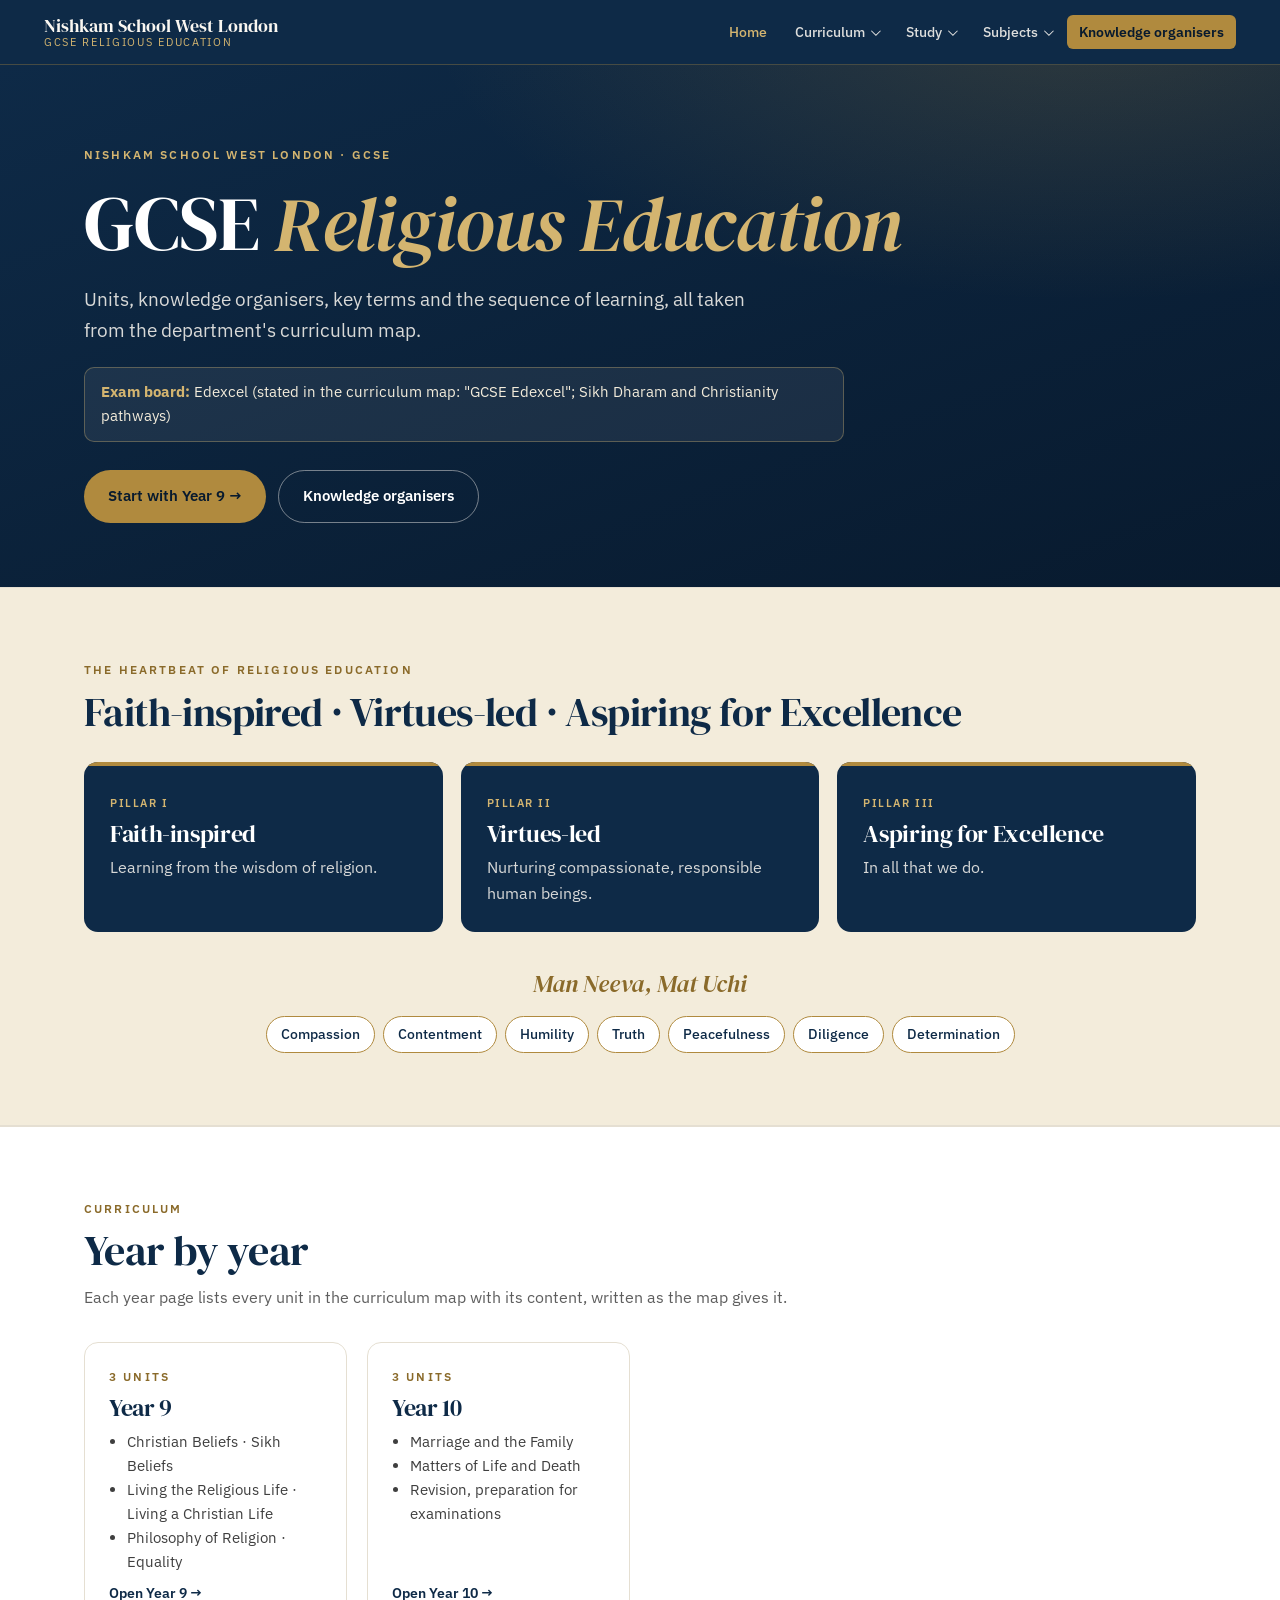
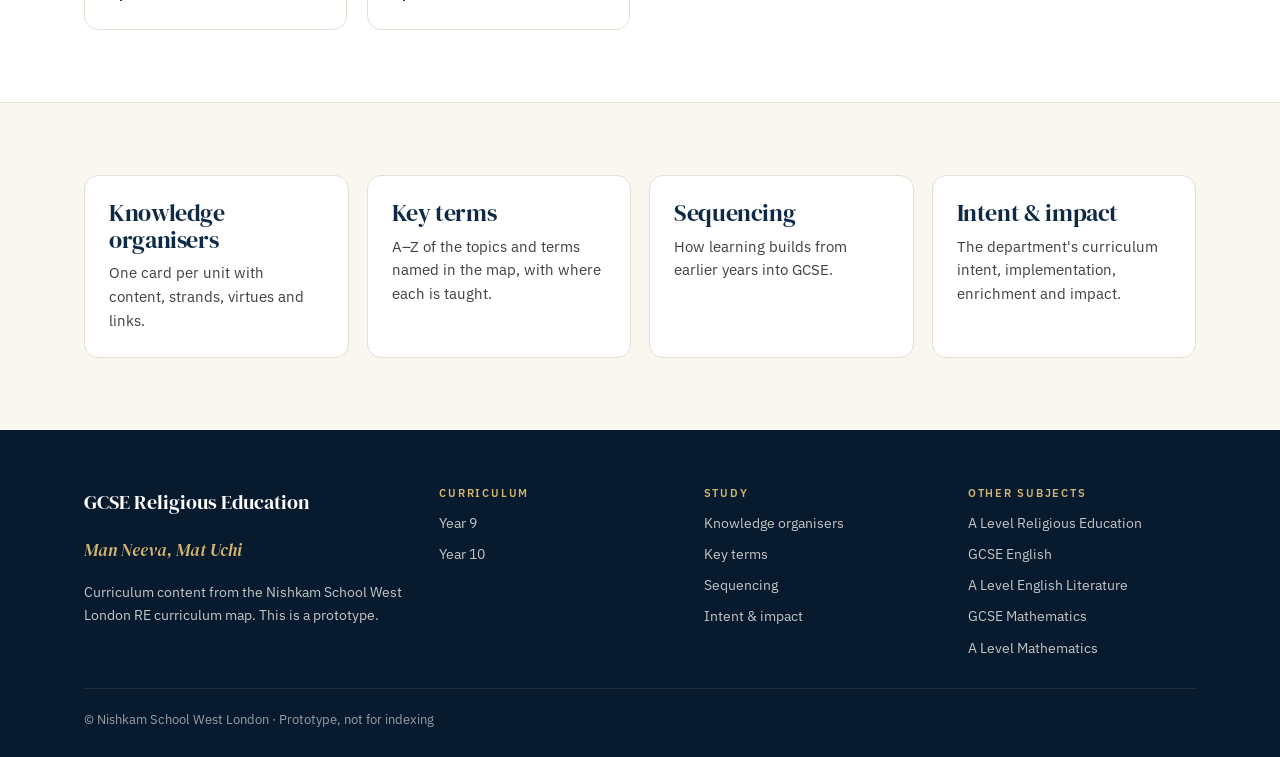
<file: index.html>
<!DOCTYPE html><html lang="en-GB"><head><meta charset="UTF-8"><meta name="viewport" content="width=device-width, initial-scale=1.0">
<meta name="robots" content="noindex, nofollow"><title>Home · GCSE Religious Education · Nishkam School West London</title>
<meta name="description" content="GCSE Religious Education curriculum at Nishkam School West London: units, knowledge organisers, key terms and sequencing, from the department curriculum map.">
<meta name="theme-color" content="#0E2A47"><link rel="icon" href="favicon.ico">
<link rel="preconnect" href="https://fonts.googleapis.com"><link rel="preconnect" href="https://fonts.gstatic.com" crossorigin>
<link href="https://fonts.googleapis.com/css2?family=DM+Serif+Display:ital@0;1&family=IBM+Plex+Sans:wght@400;500;600&display=swap" rel="stylesheet">
<link rel="stylesheet" href="assets/site.css"><link rel="stylesheet" href="assets/page.css"></head><body>
<main id="main"><section class="hero"><div class="wrap"><div class="eyebrow">Nishkam School West London · GCSE</div>
<h1>GCSE <em>Religious Education</em></h1>
<p class="lede">Units, knowledge organisers, key terms and the sequence of learning, all taken from the department's curriculum map.</p>
<p class="board"><b>Exam board:</b> Edexcel (stated in the curriculum map: &quot;GCSE Edexcel&quot;; Sikh Dharam and Christianity pathways)</p>
<div class="actions"><a class="btn btn--gold" href="year9.html">Start with Year 9 →</a><a class="btn btn--line" href="knowledge-organisers.html">Knowledge organisers</a></div></div></section>
<section class="ethos" aria-labelledby="ethos-h"><div class="wrap"><div class="eyebrow">The heartbeat of Religious Education</div>
<h2 id="ethos-h">Faith-inspired · Virtues-led · Aspiring for Excellence</h2>
<div class="pillars"><article><small>Pillar I</small><h3>Faith-inspired</h3><p>Learning from the wisdom of religion.</p></article>
<article><small>Pillar II</small><h3>Virtues-led</h3><p>Nurturing compassionate, responsible human beings.</p></article>
<article><small>Pillar III</small><h3>Aspiring for Excellence</h3><p>In all that we do.</p></article></div>
<p class="motto big">Man Neeva, Mat Uchi</p><div class="virtues" aria-label="Nishkam virtues"><span>Compassion</span><span>Contentment</span><span>Humility</span><span>Truth</span><span>Peacefulness</span><span>Diligence</span><span>Determination</span></div></div></section>
<section class="alt"><div class="wrap"><div class="head"><div class="eyebrow">Curriculum</div><h2>Year by year</h2><p>Each year page lists every unit in the curriculum map with its content, written as the map gives it.</p></div><div class="ygrid"><a class="ycard" href="year9.html"><span class="eyebrow">3 units</span><h3>Year 9</h3><ul><li>Christian Beliefs · Sikh Beliefs</li><li>Living the Religious Life · Living a Christian Life</li><li>Philosophy of Religion · Equality</li></ul><span class="go">Open Year 9 →</span></a><a class="ycard" href="year10.html"><span class="eyebrow">3 units</span><h3>Year 10</h3><ul><li>Marriage and the Family</li><li>Matters of Life and Death</li><li>Revision, preparation for examinations</li></ul><span class="go">Open Year 10 →</span></a></div></div></section>
<section><div class="wrap"><div class="tiles">
<a href="knowledge-organisers.html"><h3>Knowledge organisers</h3><p>One card per unit with content, strands, virtues and links.</p></a>
<a href="key-terms.html"><h3>Key terms</h3><p>A–Z of the topics and terms named in the map, with where each is taught.</p></a>
<a href="sequencing.html"><h3>Sequencing</h3><p>How learning builds from earlier years into GCSE.</p></a>
<a href="about.html"><h3>Intent &amp; impact</h3><p>The department's curriculum intent, implementation, enrichment and impact.</p></a></div></div></section></main>
<footer class="foot"><div class="wrap"><div class="foot__top"><div><b>GCSE Religious Education</b><p class="motto">Man Neeva, Mat Uchi</p><p>Curriculum content from the Nishkam School West London RE curriculum map. This is a prototype.</p></div>
<div><h2>Curriculum</h2><ul><li><a href="year9.html">Year 9</a></li><li><a href="year10.html">Year 10</a></li></ul></div>
<div><h2>Study</h2><ul><li><a href="knowledge-organisers.html">Knowledge organisers</a></li><li><a href="key-terms.html">Key terms</a></li><li><a href="sequencing.html">Sequencing</a></li><li><a href="about.html">Intent &amp; impact</a></li></ul></div>
<div><h2>Other subjects</h2><ul><li><a href="../re-alevel/index.html">A Level Religious Education</a></li><li><a href="../english-gcse/index.html">GCSE English</a></li><li><a href="../english-alevel/index.html">A Level English Literature</a></li><li><a href="../maths-gcse/index.html">GCSE Mathematics</a></li><li><a href="../maths-alevel/index.html">A Level Mathematics</a></li></ul></div></div>
<div class="foot__bot">© Nishkam School West London · Prototype, not for indexing</div></div></footer>
<script src="assets/site.js" data-root=""></script></body></html>
</file>
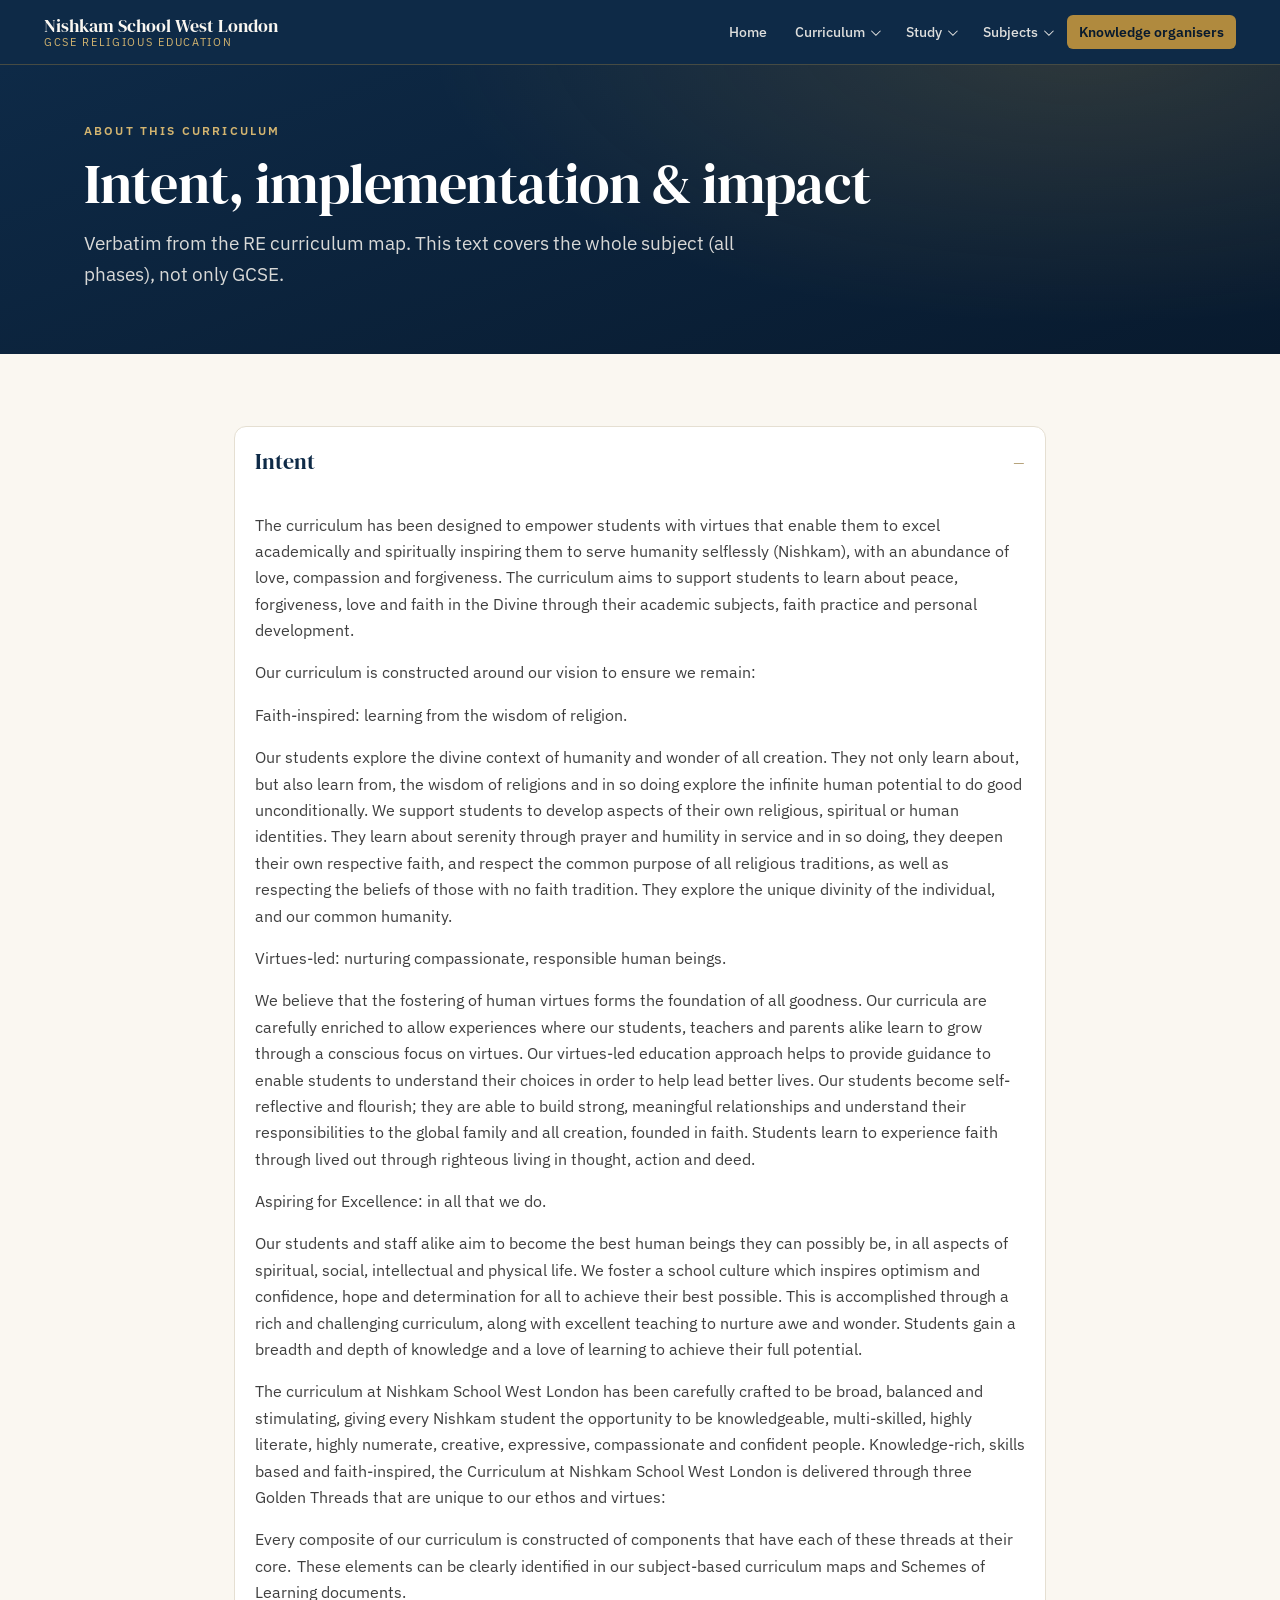
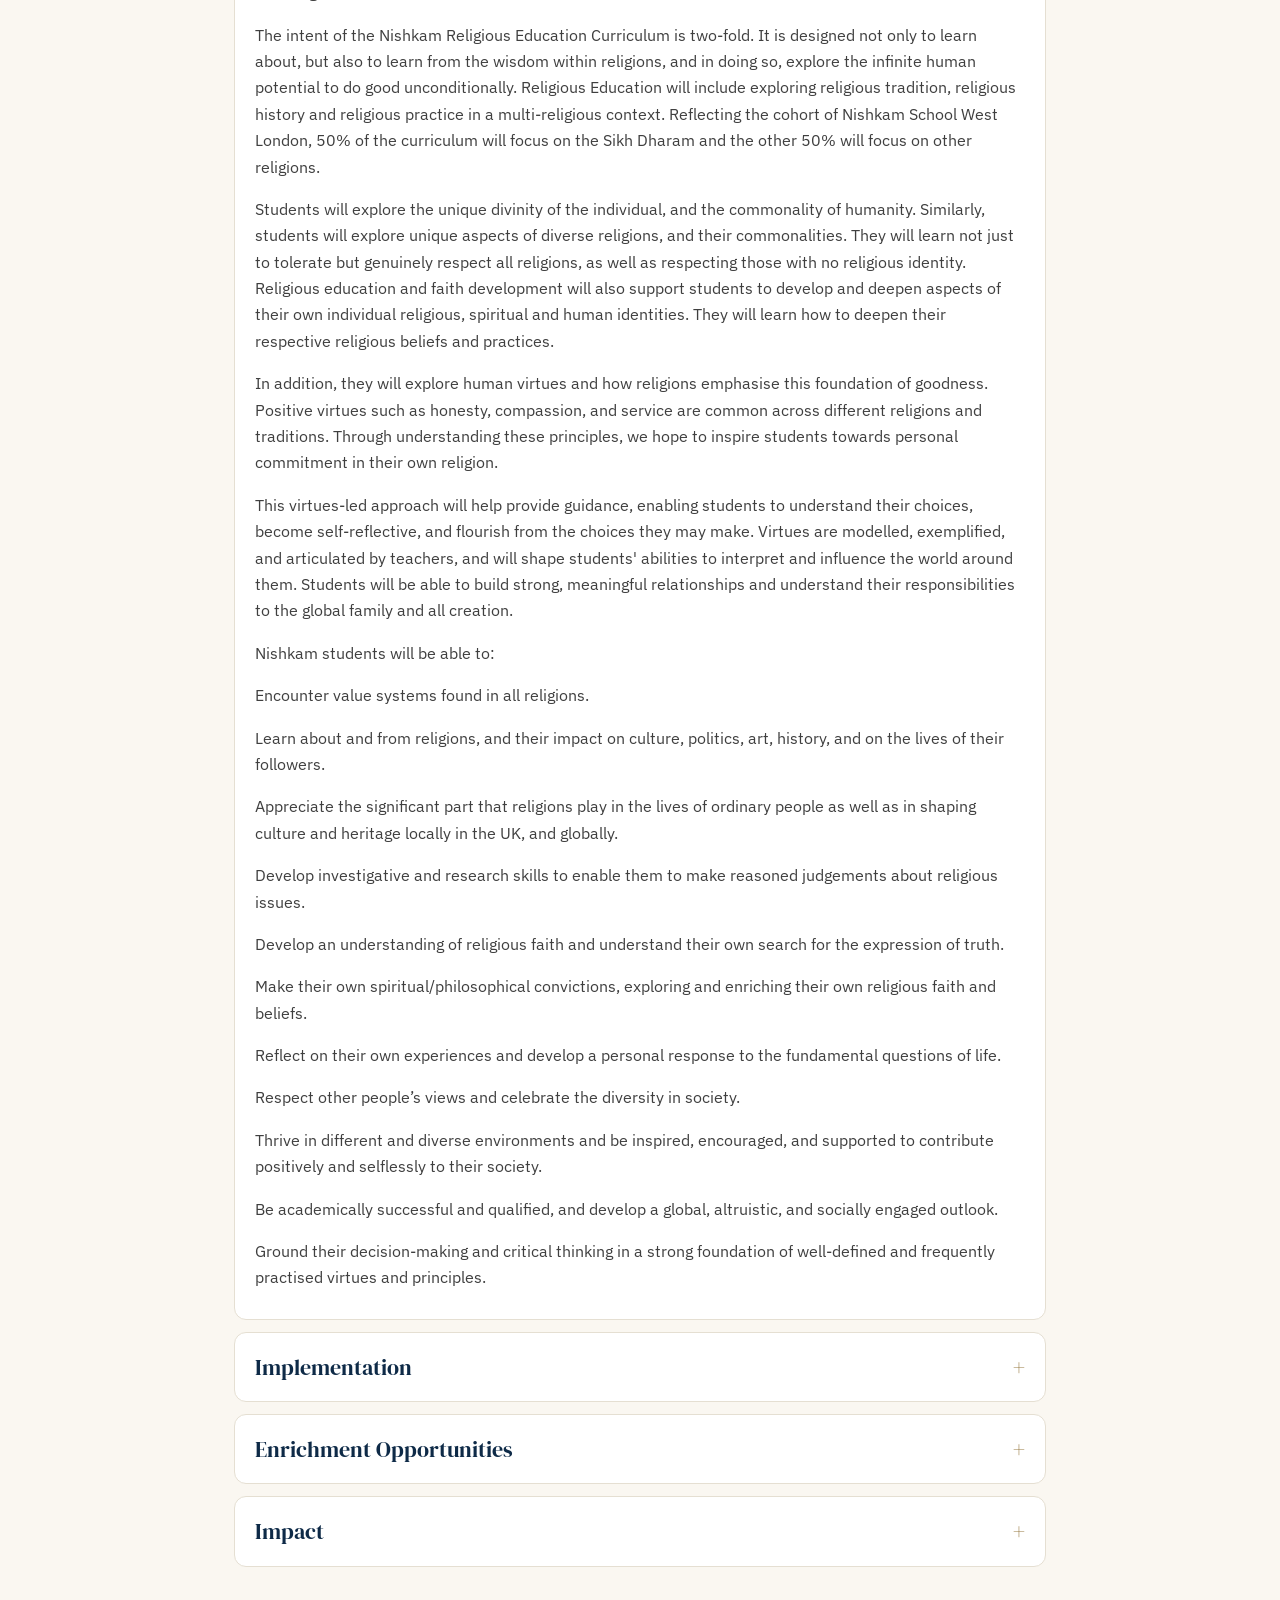
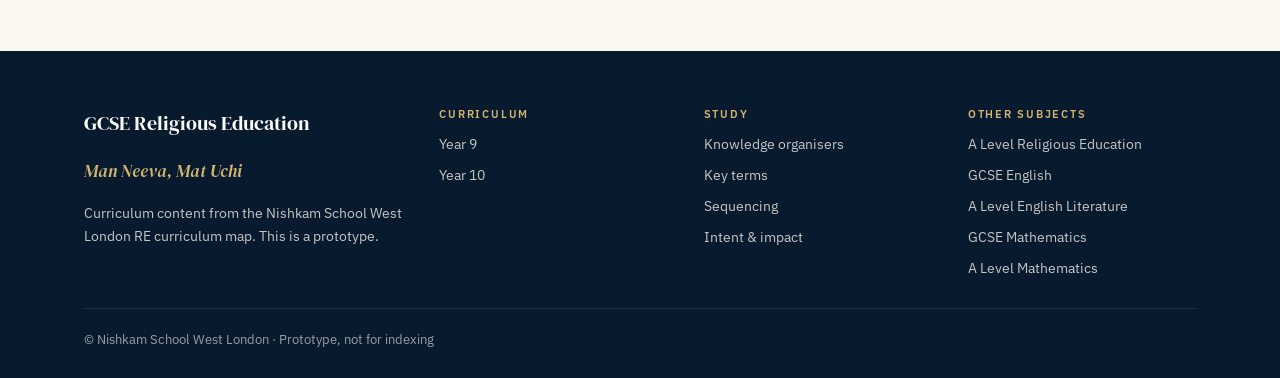
<file: about.html>
<!DOCTYPE html><html lang="en-GB"><head><meta charset="UTF-8"><meta name="viewport" content="width=device-width, initial-scale=1.0">
<meta name="robots" content="noindex, nofollow"><title>Intent &amp; impact · GCSE Religious Education · Nishkam School West London</title>
<meta name="description" content="GCSE Religious Education curriculum at Nishkam School West London: units, knowledge organisers, key terms and sequencing, from the department curriculum map.">
<meta name="theme-color" content="#0E2A47"><link rel="icon" href="favicon.ico">
<link rel="preconnect" href="https://fonts.googleapis.com"><link rel="preconnect" href="https://fonts.gstatic.com" crossorigin>
<link href="https://fonts.googleapis.com/css2?family=DM+Serif+Display:ital@0;1&family=IBM+Plex+Sans:wght@400;500;600&display=swap" rel="stylesheet">
<link rel="stylesheet" href="assets/site.css"><link rel="stylesheet" href="assets/page.css"></head><body>
<main id="main"><section class="phero"><div class="wrap"><div class="eyebrow">About this curriculum</div><h1>Intent, implementation &amp; impact</h1><p class="lede">Verbatim from the RE curriculum map. This text covers the whole subject (all phases), not only GCSE.</p></div></section><section><div class="wrap prose"><details class="acc" open><summary>Intent</summary><div><p>The curriculum has been designed to empower students with virtues that enable them to excel academically and spiritually inspiring them to serve humanity selflessly (Nishkam), with an abundance of love, compassion and forgiveness. The curriculum aims to support students to learn about peace, forgiveness, love and faith in the Divine through their academic subjects, faith practice and personal development.</p><p>Our curriculum is constructed around our vision to ensure we remain:</p><p>Faith-inspired: learning from the wisdom of religion.</p><p>Our students explore the divine context of humanity and wonder of all creation. They not only learn about, but also learn from, the wisdom of religions and in so doing explore the infinite human potential to do good unconditionally. We support students to develop aspects of their own religious, spiritual or human identities. They learn about serenity through prayer and humility in service and in so doing, they deepen their own respective faith, and respect the common purpose of all religious traditions, as well as respecting the beliefs of those with no faith tradition. They explore the unique divinity of the individual, and our common humanity.</p><p>Virtues-led: nurturing compassionate, responsible human beings.</p><p>We believe that the fostering of human virtues forms the foundation of all goodness. Our curricula are carefully enriched to allow experiences where our students, teachers and parents alike learn to grow through a conscious focus on virtues. Our virtues-led education approach helps to provide guidance to enable students to understand their choices in order to help lead better lives. Our students become self-reflective and flourish; they are able to build strong, meaningful relationships and understand their responsibilities to the global family and all creation, founded in faith. Students learn to experience faith through lived out through righteous living in thought, action and deed.</p><p>Aspiring for Excellence: in all that we do.</p><p>Our students and staff alike aim to become the best human beings they can possibly be, in all aspects of spiritual, social, intellectual and physical life. We foster a school culture which inspires optimism and confidence, hope and determination for all to achieve their best possible. This is accomplished through a rich and challenging curriculum, along with excellent teaching to nurture awe and wonder. Students gain a breadth and depth of knowledge and a love of learning to achieve their full potential.</p><p>The curriculum at Nishkam School West London has been carefully crafted to be broad, balanced and stimulating, giving every Nishkam student the opportunity to be knowledgeable, multi-skilled, highly literate, highly numerate, creative, expressive, compassionate and confident people.  Knowledge-rich, skills based and faith-inspired, the Curriculum at Nishkam School West London is delivered through three Golden Threads that are unique to our ethos and virtues:</p><p>Every composite of our curriculum is constructed of components that have each of these threads at their core.  These elements can be clearly identified in our subject-based curriculum maps and Schemes of Learning documents.</p><p>The intent of the Nishkam Religious Education Curriculum is two-fold. It is designed not only to learn about, but also to learn from the wisdom within religions, and in doing so, explore the infinite human potential to do good unconditionally. Religious Education will include exploring religious tradition, religious history and religious practice in a multi-religious context. Reflecting the cohort of Nishkam School West London, 50% of the curriculum will focus on the Sikh Dharam and the other 50% will focus on other religions.</p><p>Students will explore the unique divinity of the individual, and the commonality of humanity. Similarly, students will explore unique aspects of diverse religions, and their commonalities. They will learn not just to tolerate but genuinely respect all religions, as well as respecting those with no religious identity. Religious education and faith development will also support students to develop and deepen aspects of their own individual religious, spiritual and human identities. They will learn how to deepen their respective religious beliefs and practices.</p><p>In addition, they will explore human virtues and how religions emphasise this foundation of goodness. Positive virtues such as honesty, compassion, and service are common across different religions and traditions. Through understanding these principles, we hope to inspire students towards personal commitment in their own religion.</p><p>This virtues-led approach will help provide guidance, enabling students to understand their choices, become self-reflective, and flourish from the choices they may make. Virtues are modelled, exemplified, and articulated by teachers, and will shape students&#x27; abilities to interpret and influence the world around them. Students will be able to build strong, meaningful relationships and understand their responsibilities to the global family and all creation.</p><p>Nishkam students will be able to:</p><p>Encounter value systems found in all religions.</p><p>Learn about and from religions, and their impact on culture, politics, art, history, and on the lives of their followers.</p><p>Appreciate the significant part that religions play in the lives of ordinary people as well as in shaping culture and heritage locally in the UK, and globally.</p><p>Develop investigative and research skills to enable them to make reasoned judgements about religious issues.</p><p>Develop an understanding of religious faith and understand their own search for the expression of truth.</p><p>Make their own spiritual/philosophical convictions, exploring and enriching their own religious faith and beliefs.</p><p>Reflect on their own experiences and develop a personal response to the fundamental questions of life.</p><p>Respect other people’s views and celebrate the diversity in society.</p><p>Thrive in different and diverse environments and be inspired, encouraged, and supported to contribute positively and selflessly to their society.</p><p>Be academically successful and qualified, and develop a global, altruistic, and socially engaged outlook.</p><p>Ground their decision-making and critical thinking in a strong foundation of well-defined and frequently practised virtues and principles.</p></div></details><details class="acc"><summary>Implementation</summary><div><p>Our RE curriculum provides students with enquiry opportunities to find out about, understand and learn from a range of religions and world views. The religions and themes studied are recurrent, allowing students to build upon prior knowledge over the phases. Students will be taught appropriate and progressive vocabulary so that they are able to consider and express their personal views and beliefs articulately and respectfully.</p><p>The Primary Phase follow the Agreed Syllabus for Religious Education (RE) for the London Borough of Hounslow. The curriculum mirrors our vision and aims to help students:</p><p>to look at things beyond themselves</p><p>to discover fundamental things about being human</p><p>to explore faith, spirituality and an awareness of themselves and others</p><p>to develop a deeper sense of their own beliefs and values through reflecting upon why they think and act in particular ways</p><p>to ask challenging and ultimate questions within a context of mutual trust and respect.</p><p>It is based around the following areas of enquiry:</p><p>Beliefs, teachings, sources of wisdom and authority (AT1)</p><p>Meaning, purpose and truth (AT2)</p><p>Practices and ways of life (AT1)</p><p>Values and commitments (AT2)</p><p>Ways of expressing meaning (AT1)</p><p>Identity, diversity and belonging (AT2)</p><p>In the Secondary Phase, students follow the bespoke Nishkam School Trust Curriculum during Years 7 and 8 and then build on their knowledge and skills when they embark on the Edexcel GCSE pathway at Key Stage 4 (in which the Sikh Dharam and Christianity pathways are followed). They also have an option to continue at KS5. This enables progression of knowledge and skills, as well as the opportunity to create strong links to prior learning throughout KS3-5.</p><p>Students cover a wide breadth and depth of content; they have an opportunity to learn both about and from the Sikh Dharam, and other religions (which have been thematically grouped as Abrahamic and Dharmic to allow exploration of common themes and histories). The other religions studied will include but not be limited to Judaism, Christianity, Islam (Abrahamic); and Hindu and Buddha Dharams (Dharmic).</p><p>Inquiry themes mirror the GCSE and A-Level areas of study. The themes which link with KS4 &amp; 5 and which are introduced throughout KS3 include:</p><p>The human relationship with God</p><p>Religious beliefs, values and teachings (KS4+5)</p><p>Sources of wisdom and authority (KS4+5)</p><p>Living the religious life (practices that shape and express religious identity) (KS4+5)</p><p>Religion and Ethics (KS4)</p><p>Matters of life and death (KS4)</p><p>Religion, Philosophy and Social Justice (KS4)</p><p>Philosophy of Religion (KS4)</p><p>Equality (KS4)</p><p>Religion and Society (KS5)</p><p>Social and historical developments (KS5)</p><p>Curriculum Overview</p></div></details><details class="acc"><summary>Enrichment Opportunities</summary><div><p>Students will have the opportunities to:</p><p>Build and enhance their religious education and faith development throughout the school day and across subject areas through the Nishkam Passport; use of virtues language and practice; collective worship and assemblies; reflection times; prayer times; dedicated prayer spaces; and library resources.</p><p>Visit to local places of worship.</p><p>Hear from speakers on certain topics and from different religions.</p><p>Drop down day on faith identity, in collaboration with the Faith &amp; Belief Forum who work to promote positive relationships between people of all faith and beliefs.</p><p>Engage in and learn from multi-religious initiatives at the Trust level (for example charitable initiatives; Charter for Peace and Reconciliation; Museum of World’s Religions; interfaith conferences; Jubilee Centre for Character and Virtues).</p></div></details><details class="acc"><summary>Impact</summary><div><p>Evidence of work will show a range of questions explored, links across the curriculum and work pitched to support and challenge a range of abilities and starting points. Formative assessment is an integral part of our approach to Teaching and Learning.</p><p>In the Primary phase, teachers use assessment for learning within lessons to provide live feedback to allow pupils to deepen their understanding and identify gaps in knowledge and skills. Knowledge reviews are planned for spaced retrieval and allow for misconceptions to be addressed and further embed pupils understanding of key knowledge, skills and vocabulary. The progression of skills and knowledge allows teachers to assess the impact over the course of a unit, year and across phases. The scheme of learning is used to identify prior links and future learning which informs teacher assessment and allows building blocks of learning to further develop schemas within topics and across subjects.</p><p>Summative assessments are used alongside knowledge organisers to assess the impact of learning at the end of a unit. This in turn informs future teaching adaptations, based on misconceptions and gaps in knowledge and skills. Enquiry questions are used to assess the impact of the teaching of knowledge, skills and vocabulary by allowing pupils to apply their understanding through reflections and critical thinking.</p><p>In the Secondary phase, over the course of their study, we will use weekly cumulative formative diagnostic assessments (in class or for homework) to ensure that students are consistently retrieving their knowledge of different components. The purpose of this is to ensure all knowledge is retained (and any gaps are identified and addressed promptly) and to inform teachers’ planning. Using this style of assessment, we will make use of the advantages of spaced practice as well as allowing students to be able to apply their knowledge to a wide variety of contexts.  Homework tasks are used to support the taught content and are an opportunity for students to respond to the feedback they are given. Tasks are intended to assess their learning from as well as about faith and will often be examination style questions at GCSE. Tasks are also designed to provide an opportunity for students to reflect on their own religious or non-religious identity and journey even if a different religion or tradition is being explored.</p><p>Students will also sit a summative assessment every full term. This assessment will be cumulative and will assess not only what the students have learned over the previous term, but also their understanding of all relevant material previously taught. Staff are supported to mark these accurately and post assessment moderation also takes place to ensure the validity of the data. All data is analysed centrally (not by teachers) and each Curriculum Leader is given a report outlining the areas of strength and weakness. Curriculum Leaders use this information to inform future planning, support with additional interventions and set changes.</p></div></details></div></section></main>
<footer class="foot"><div class="wrap"><div class="foot__top"><div><b>GCSE Religious Education</b><p class="motto">Man Neeva, Mat Uchi</p><p>Curriculum content from the Nishkam School West London RE curriculum map. This is a prototype.</p></div>
<div><h2>Curriculum</h2><ul><li><a href="year9.html">Year 9</a></li><li><a href="year10.html">Year 10</a></li></ul></div>
<div><h2>Study</h2><ul><li><a href="knowledge-organisers.html">Knowledge organisers</a></li><li><a href="key-terms.html">Key terms</a></li><li><a href="sequencing.html">Sequencing</a></li><li><a href="about.html">Intent &amp; impact</a></li></ul></div>
<div><h2>Other subjects</h2><ul><li><a href="../re-alevel/index.html">A Level Religious Education</a></li><li><a href="../english-gcse/index.html">GCSE English</a></li><li><a href="../english-alevel/index.html">A Level English Literature</a></li><li><a href="../maths-gcse/index.html">GCSE Mathematics</a></li><li><a href="../maths-alevel/index.html">A Level Mathematics</a></li></ul></div></div>
<div class="foot__bot">© Nishkam School West London · Prototype, not for indexing</div></div></footer>
<script src="assets/site.js" data-root=""></script></body></html>
</file>
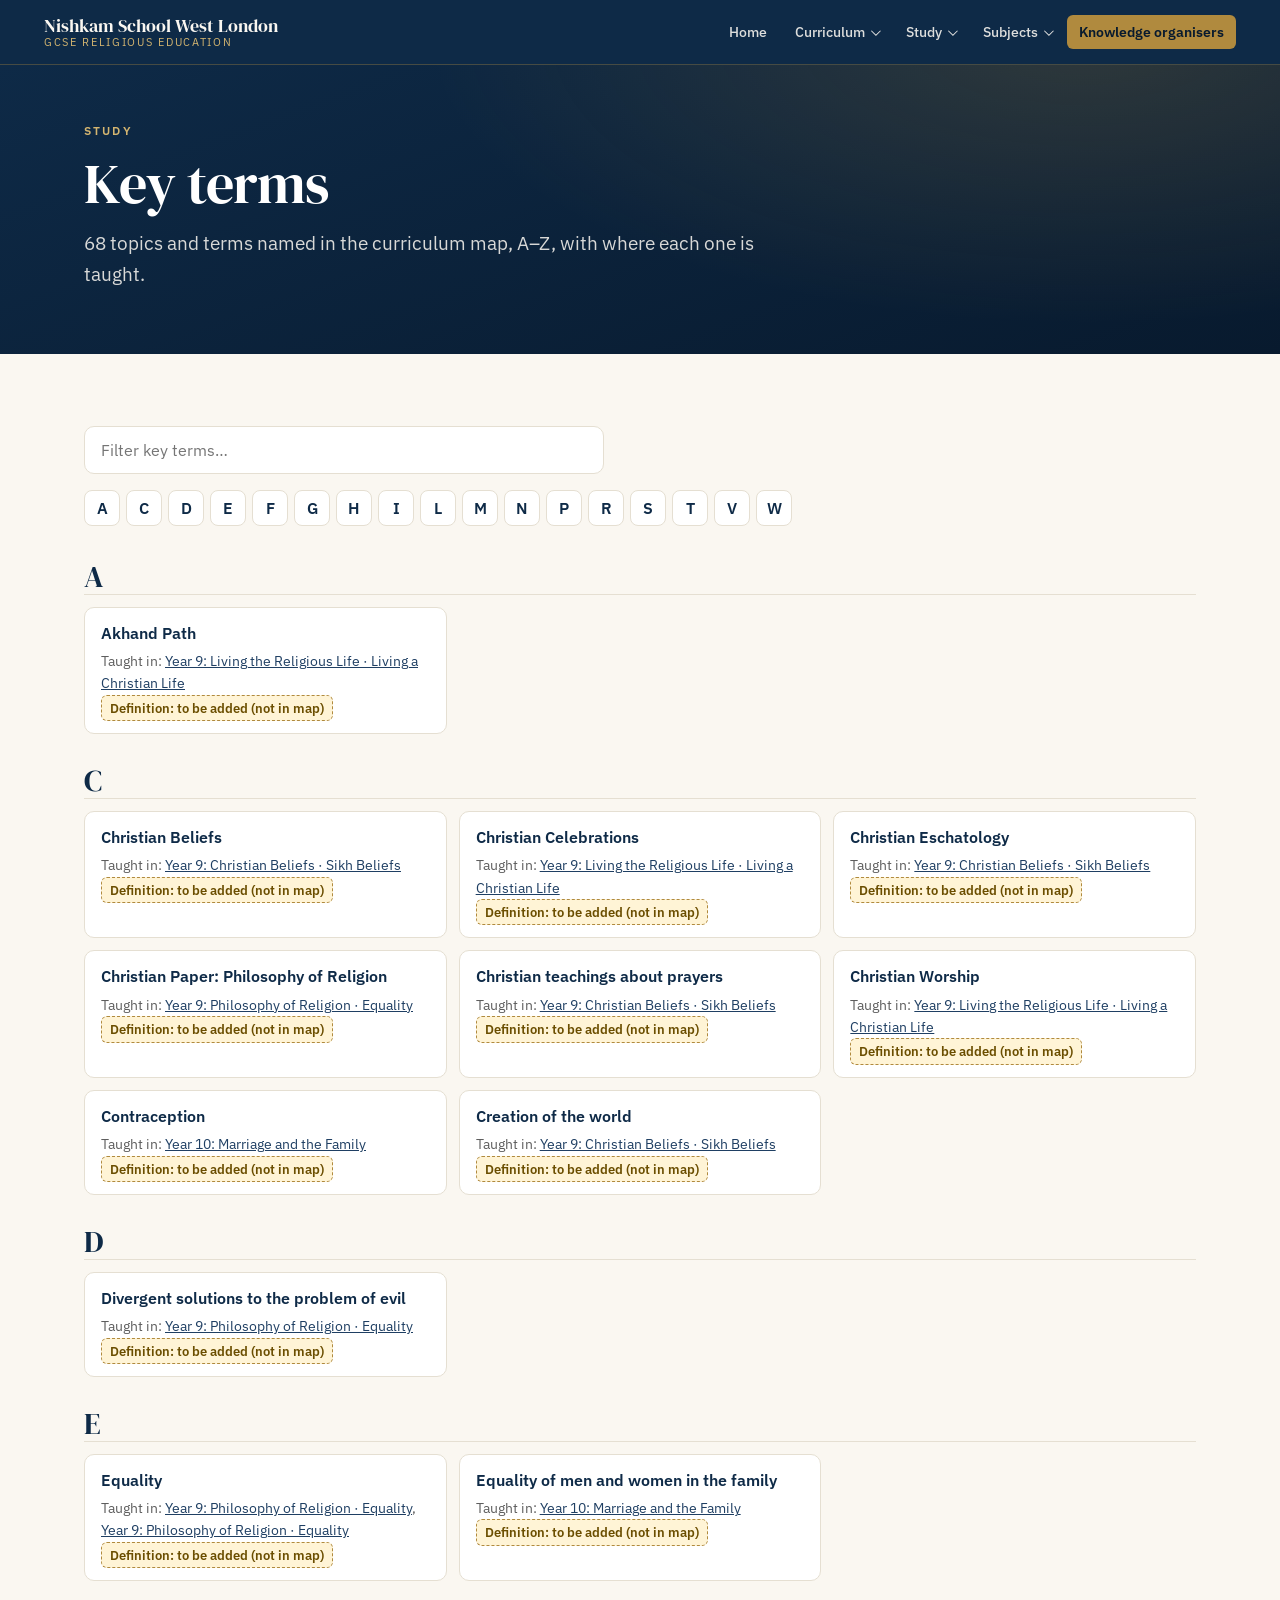
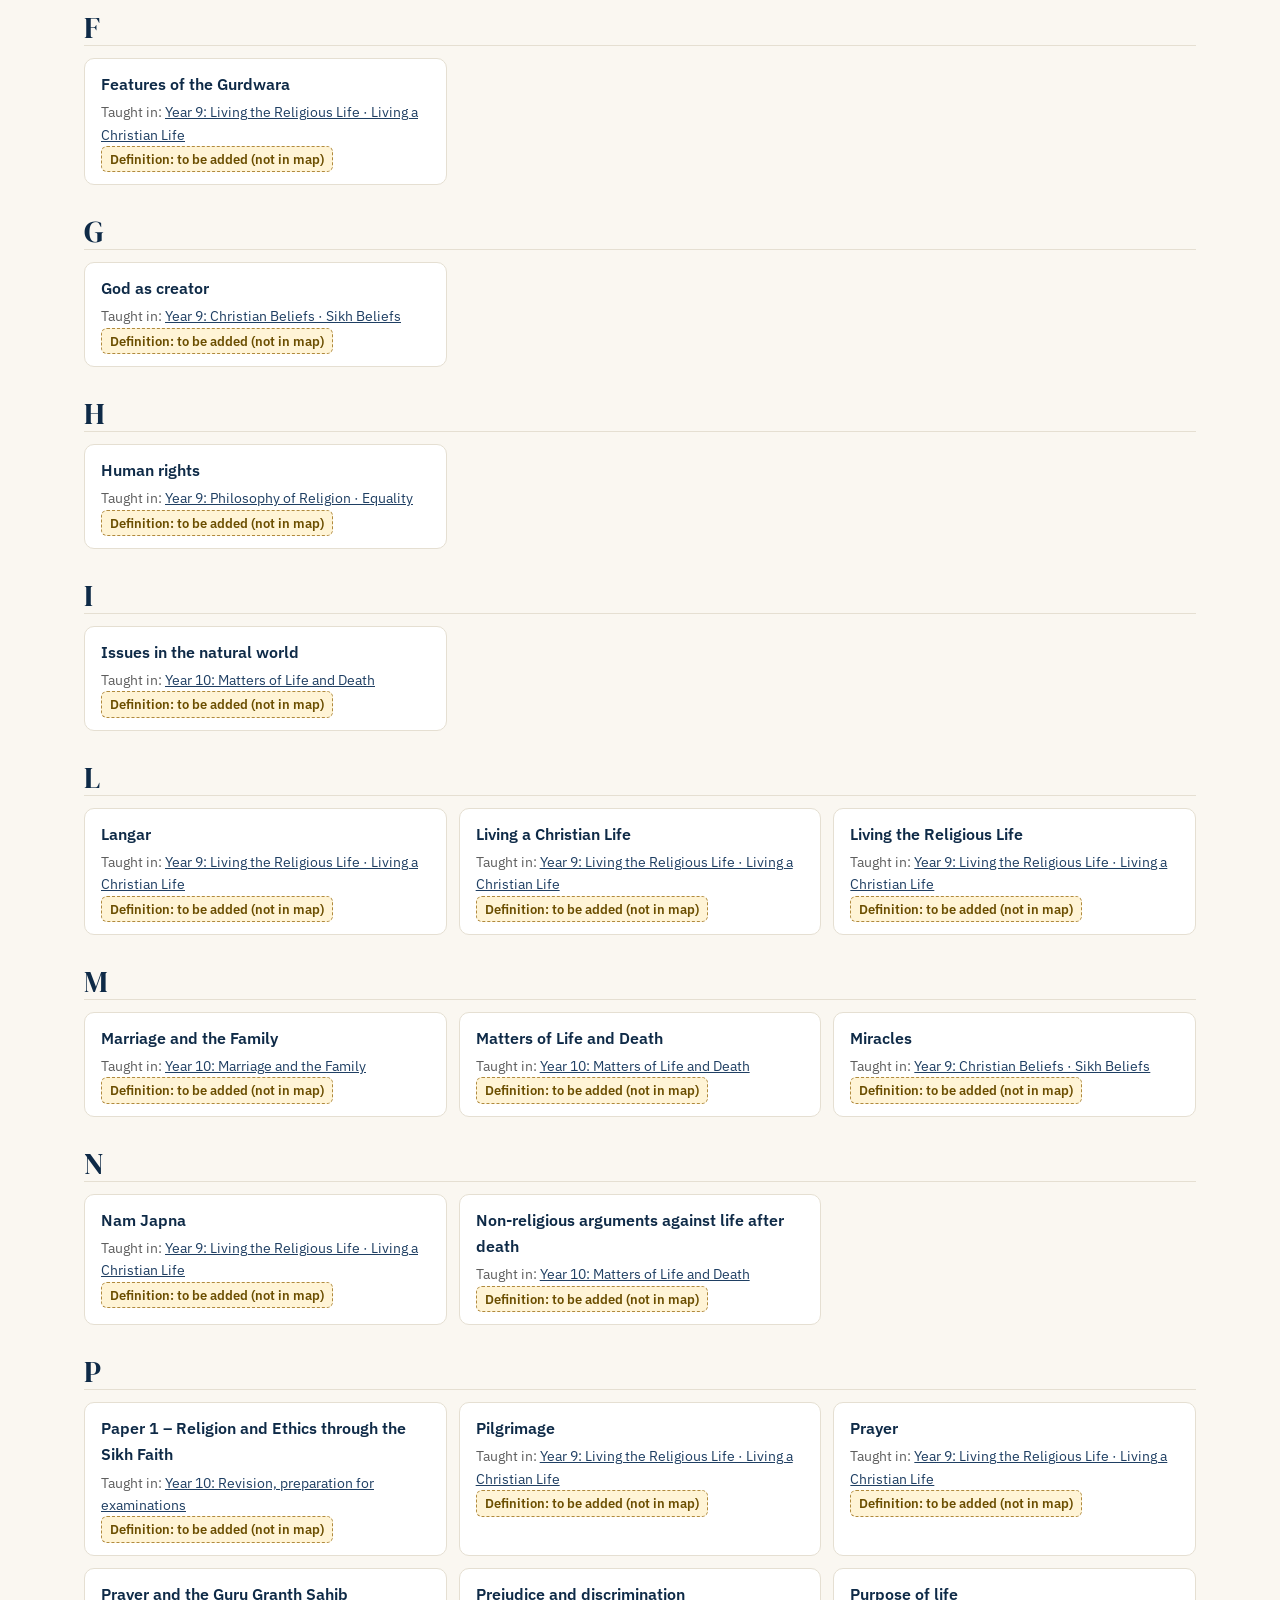
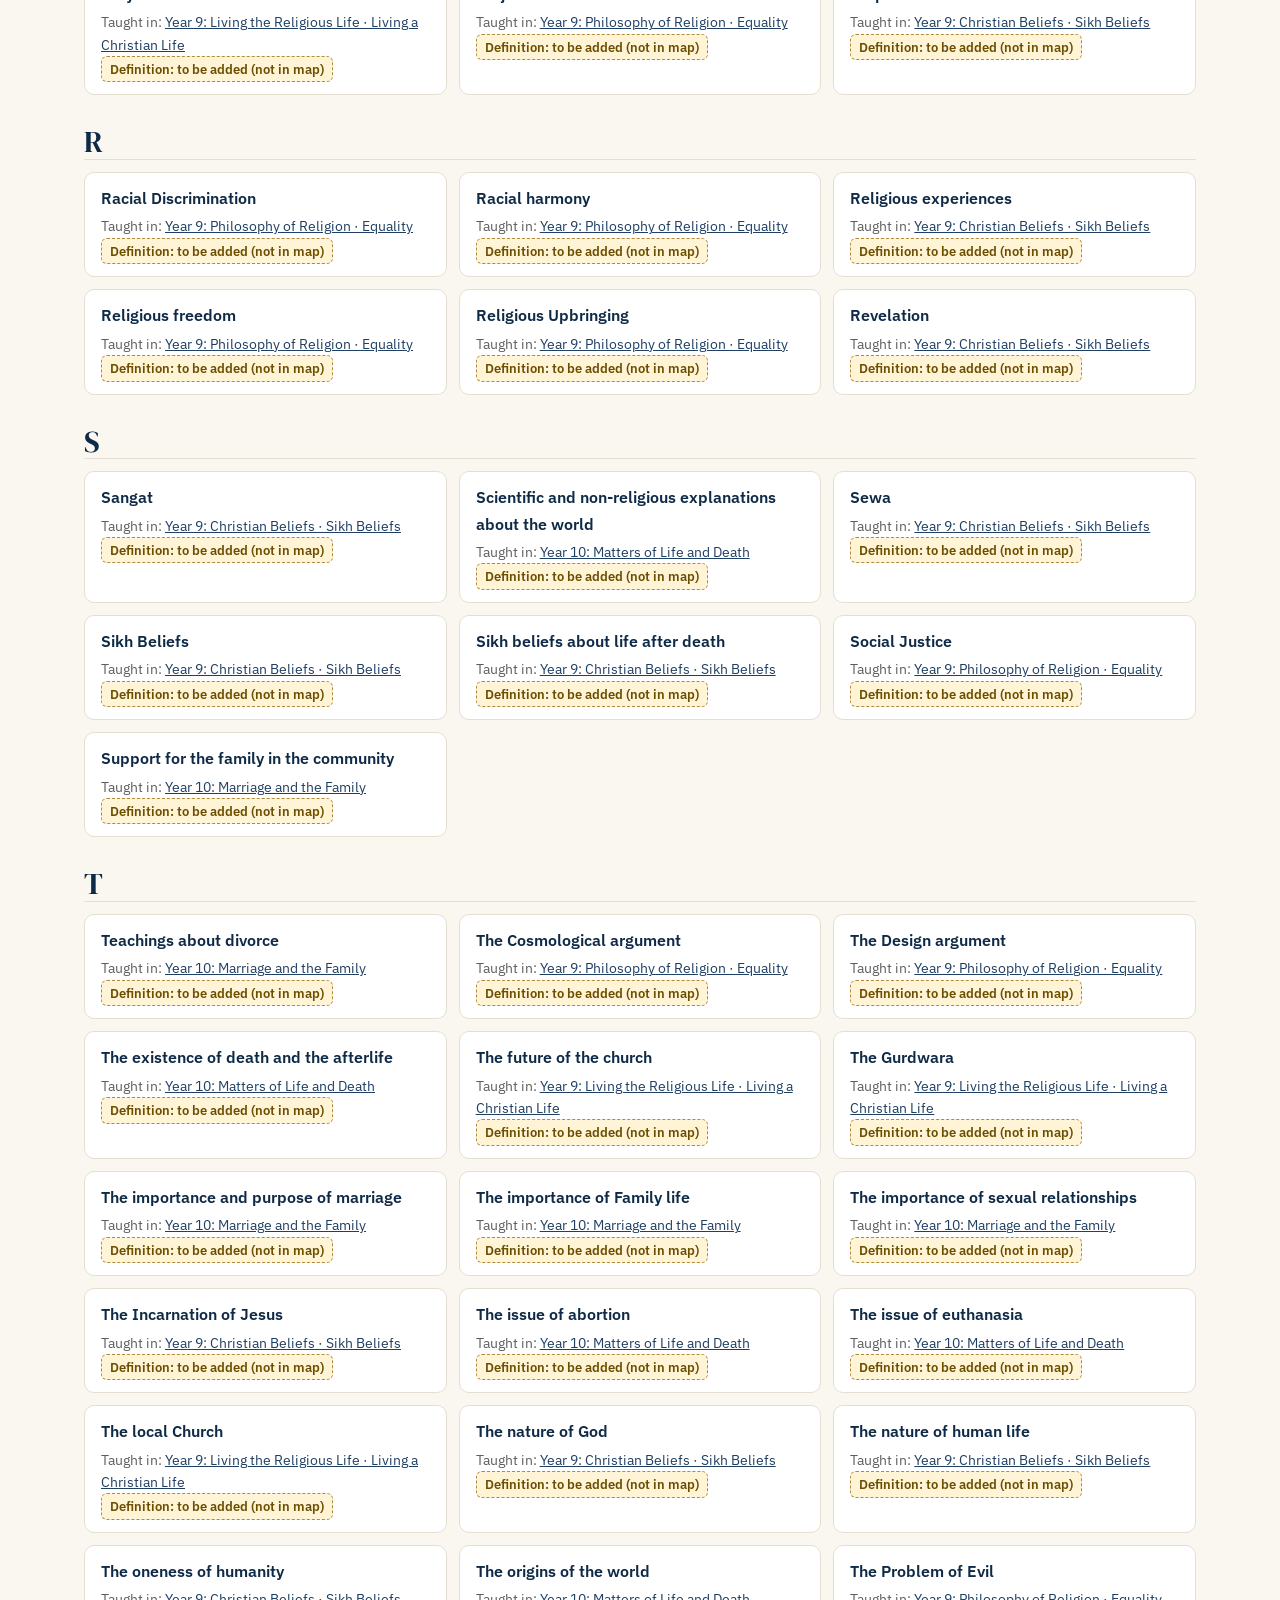
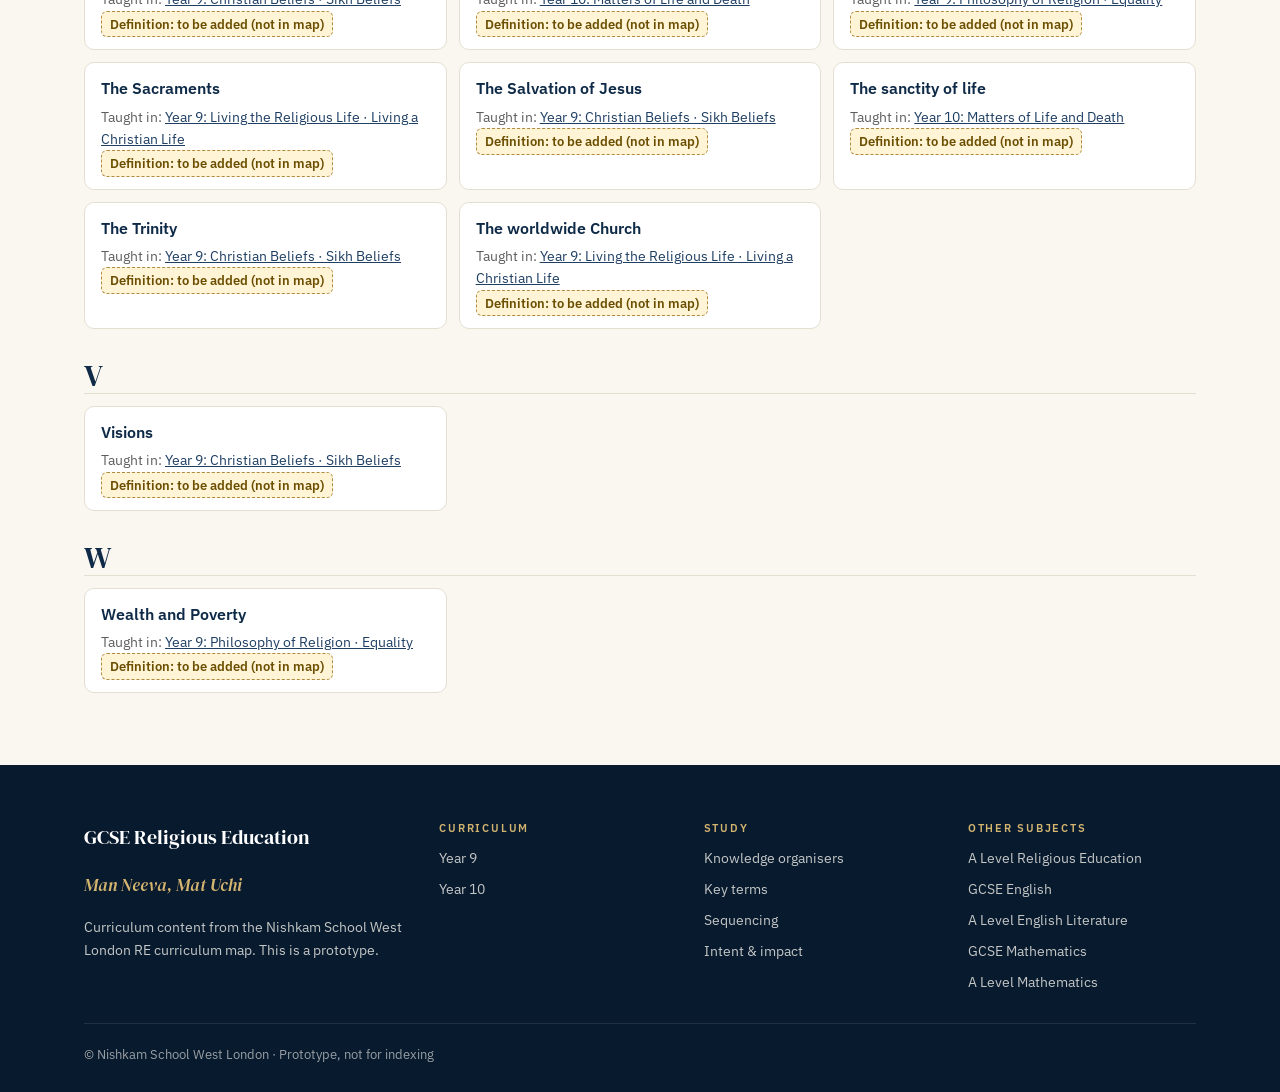
<file: key-terms.html>
<!DOCTYPE html><html lang="en-GB"><head><meta charset="UTF-8"><meta name="viewport" content="width=device-width, initial-scale=1.0">
<meta name="robots" content="noindex, nofollow"><title>Key terms · GCSE Religious Education · Nishkam School West London</title>
<meta name="description" content="GCSE Religious Education curriculum at Nishkam School West London: units, knowledge organisers, key terms and sequencing, from the department curriculum map.">
<meta name="theme-color" content="#0E2A47"><link rel="icon" href="favicon.ico">
<link rel="preconnect" href="https://fonts.googleapis.com"><link rel="preconnect" href="https://fonts.gstatic.com" crossorigin>
<link href="https://fonts.googleapis.com/css2?family=DM+Serif+Display:ital@0;1&family=IBM+Plex+Sans:wght@400;500;600&display=swap" rel="stylesheet">
<link rel="stylesheet" href="assets/site.css"><link rel="stylesheet" href="assets/page.css"></head><body>
<main id="main"><section class="phero"><div class="wrap"><div class="eyebrow">Study</div><h1>Key terms</h1><p class="lede">68 topics and terms named in the curriculum map, A–Z, with where each one is taught.</p></div></section><section><div class="wrap"><input id="q" type="search" placeholder="Filter key terms…" aria-label="Filter key terms" class="filter"><p class="letters"><a href="#l-A">A</a> <a href="#l-C">C</a> <a href="#l-D">D</a> <a href="#l-E">E</a> <a href="#l-F">F</a> <a href="#l-G">G</a> <a href="#l-H">H</a> <a href="#l-I">I</a> <a href="#l-L">L</a> <a href="#l-M">M</a> <a href="#l-N">N</a> <a href="#l-P">P</a> <a href="#l-R">R</a> <a href="#l-S">S</a> <a href="#l-T">T</a> <a href="#l-V">V</a> <a href="#l-W">W</a></p><dl class="terms"><h2 class="lh" id="l-A">A</h2><div class="term"><dt>Akhand Path</dt><dd>Taught in: <a href="year9.html#year9-u2">Year 9: Living the Religious Life · Living a Christian Life</a><br><span class="ph">Definition: to be added (not in map)</span></dd></div><h2 class="lh" id="l-C">C</h2><div class="term"><dt>Christian Beliefs</dt><dd>Taught in: <a href="year9.html#year9-u1">Year 9: Christian Beliefs · Sikh Beliefs</a><br><span class="ph">Definition: to be added (not in map)</span></dd></div><div class="term"><dt>Christian Celebrations</dt><dd>Taught in: <a href="year9.html#year9-u2">Year 9: Living the Religious Life · Living a Christian Life</a><br><span class="ph">Definition: to be added (not in map)</span></dd></div><div class="term"><dt>Christian Eschatology</dt><dd>Taught in: <a href="year9.html#year9-u1">Year 9: Christian Beliefs · Sikh Beliefs</a><br><span class="ph">Definition: to be added (not in map)</span></dd></div><div class="term"><dt>Christian Paper: Philosophy of Religion</dt><dd>Taught in: <a href="year9.html#year9-u3">Year 9: Philosophy of Religion · Equality</a><br><span class="ph">Definition: to be added (not in map)</span></dd></div><div class="term"><dt>Christian teachings about prayers</dt><dd>Taught in: <a href="year9.html#year9-u1">Year 9: Christian Beliefs · Sikh Beliefs</a><br><span class="ph">Definition: to be added (not in map)</span></dd></div><div class="term"><dt>Christian Worship</dt><dd>Taught in: <a href="year9.html#year9-u2">Year 9: Living the Religious Life · Living a Christian Life</a><br><span class="ph">Definition: to be added (not in map)</span></dd></div><div class="term"><dt>Contraception</dt><dd>Taught in: <a href="year10.html#year10-u1">Year 10: Marriage and the Family</a><br><span class="ph">Definition: to be added (not in map)</span></dd></div><div class="term"><dt>Creation of the world</dt><dd>Taught in: <a href="year9.html#year9-u1">Year 9: Christian Beliefs · Sikh Beliefs</a><br><span class="ph">Definition: to be added (not in map)</span></dd></div><h2 class="lh" id="l-D">D</h2><div class="term"><dt>Divergent solutions to the problem of evil</dt><dd>Taught in: <a href="year9.html#year9-u3">Year 9: Philosophy of Religion · Equality</a><br><span class="ph">Definition: to be added (not in map)</span></dd></div><h2 class="lh" id="l-E">E</h2><div class="term"><dt>Equality</dt><dd>Taught in: <a href="year9.html#year9-u3">Year 9: Philosophy of Religion · Equality</a>, <a href="year9.html#year9-u3">Year 9: Philosophy of Religion · Equality</a><br><span class="ph">Definition: to be added (not in map)</span></dd></div><div class="term"><dt>Equality of men and women in the family</dt><dd>Taught in: <a href="year10.html#year10-u1">Year 10: Marriage and the Family</a><br><span class="ph">Definition: to be added (not in map)</span></dd></div><h2 class="lh" id="l-F">F</h2><div class="term"><dt>Features of the Gurdwara</dt><dd>Taught in: <a href="year9.html#year9-u2">Year 9: Living the Religious Life · Living a Christian Life</a><br><span class="ph">Definition: to be added (not in map)</span></dd></div><h2 class="lh" id="l-G">G</h2><div class="term"><dt>God as creator</dt><dd>Taught in: <a href="year9.html#year9-u1">Year 9: Christian Beliefs · Sikh Beliefs</a><br><span class="ph">Definition: to be added (not in map)</span></dd></div><h2 class="lh" id="l-H">H</h2><div class="term"><dt>Human rights</dt><dd>Taught in: <a href="year9.html#year9-u3">Year 9: Philosophy of Religion · Equality</a><br><span class="ph">Definition: to be added (not in map)</span></dd></div><h2 class="lh" id="l-I">I</h2><div class="term"><dt>Issues in the natural world</dt><dd>Taught in: <a href="year10.html#year10-u2">Year 10: Matters of Life and Death</a><br><span class="ph">Definition: to be added (not in map)</span></dd></div><h2 class="lh" id="l-L">L</h2><div class="term"><dt>Langar</dt><dd>Taught in: <a href="year9.html#year9-u2">Year 9: Living the Religious Life · Living a Christian Life</a><br><span class="ph">Definition: to be added (not in map)</span></dd></div><div class="term"><dt>Living a Christian Life</dt><dd>Taught in: <a href="year9.html#year9-u2">Year 9: Living the Religious Life · Living a Christian Life</a><br><span class="ph">Definition: to be added (not in map)</span></dd></div><div class="term"><dt>Living the Religious Life</dt><dd>Taught in: <a href="year9.html#year9-u2">Year 9: Living the Religious Life · Living a Christian Life</a><br><span class="ph">Definition: to be added (not in map)</span></dd></div><h2 class="lh" id="l-M">M</h2><div class="term"><dt>Marriage and the Family</dt><dd>Taught in: <a href="year10.html#year10-u1">Year 10: Marriage and the Family</a><br><span class="ph">Definition: to be added (not in map)</span></dd></div><div class="term"><dt>Matters of Life and Death</dt><dd>Taught in: <a href="year10.html#year10-u2">Year 10: Matters of Life and Death</a><br><span class="ph">Definition: to be added (not in map)</span></dd></div><div class="term"><dt>Miracles</dt><dd>Taught in: <a href="year9.html#year9-u1">Year 9: Christian Beliefs · Sikh Beliefs</a><br><span class="ph">Definition: to be added (not in map)</span></dd></div><h2 class="lh" id="l-N">N</h2><div class="term"><dt>Nam Japna</dt><dd>Taught in: <a href="year9.html#year9-u2">Year 9: Living the Religious Life · Living a Christian Life</a><br><span class="ph">Definition: to be added (not in map)</span></dd></div><div class="term"><dt>Non-religious arguments against life after death</dt><dd>Taught in: <a href="year10.html#year10-u2">Year 10: Matters of Life and Death</a><br><span class="ph">Definition: to be added (not in map)</span></dd></div><h2 class="lh" id="l-P">P</h2><div class="term"><dt>Paper 1 – Religion and Ethics through the Sikh Faith</dt><dd>Taught in: <a href="year10.html#year10-u3">Year 10: Revision, preparation for examinations</a><br><span class="ph">Definition: to be added (not in map)</span></dd></div><div class="term"><dt>Pilgrimage</dt><dd>Taught in: <a href="year9.html#year9-u2">Year 9: Living the Religious Life · Living a Christian Life</a><br><span class="ph">Definition: to be added (not in map)</span></dd></div><div class="term"><dt>Prayer</dt><dd>Taught in: <a href="year9.html#year9-u2">Year 9: Living the Religious Life · Living a Christian Life</a><br><span class="ph">Definition: to be added (not in map)</span></dd></div><div class="term"><dt>Prayer and the Guru Granth Sahib</dt><dd>Taught in: <a href="year9.html#year9-u2">Year 9: Living the Religious Life · Living a Christian Life</a><br><span class="ph">Definition: to be added (not in map)</span></dd></div><div class="term"><dt>Prejudice and discrimination</dt><dd>Taught in: <a href="year9.html#year9-u3">Year 9: Philosophy of Religion · Equality</a><br><span class="ph">Definition: to be added (not in map)</span></dd></div><div class="term"><dt>Purpose of life</dt><dd>Taught in: <a href="year9.html#year9-u1">Year 9: Christian Beliefs · Sikh Beliefs</a><br><span class="ph">Definition: to be added (not in map)</span></dd></div><h2 class="lh" id="l-R">R</h2><div class="term"><dt>Racial Discrimination</dt><dd>Taught in: <a href="year9.html#year9-u3">Year 9: Philosophy of Religion · Equality</a><br><span class="ph">Definition: to be added (not in map)</span></dd></div><div class="term"><dt>Racial harmony</dt><dd>Taught in: <a href="year9.html#year9-u3">Year 9: Philosophy of Religion · Equality</a><br><span class="ph">Definition: to be added (not in map)</span></dd></div><div class="term"><dt>Religious experiences</dt><dd>Taught in: <a href="year9.html#year9-u1">Year 9: Christian Beliefs · Sikh Beliefs</a><br><span class="ph">Definition: to be added (not in map)</span></dd></div><div class="term"><dt>Religious freedom</dt><dd>Taught in: <a href="year9.html#year9-u3">Year 9: Philosophy of Religion · Equality</a><br><span class="ph">Definition: to be added (not in map)</span></dd></div><div class="term"><dt>Religious Upbringing</dt><dd>Taught in: <a href="year9.html#year9-u3">Year 9: Philosophy of Religion · Equality</a><br><span class="ph">Definition: to be added (not in map)</span></dd></div><div class="term"><dt>Revelation</dt><dd>Taught in: <a href="year9.html#year9-u1">Year 9: Christian Beliefs · Sikh Beliefs</a><br><span class="ph">Definition: to be added (not in map)</span></dd></div><h2 class="lh" id="l-S">S</h2><div class="term"><dt>Sangat</dt><dd>Taught in: <a href="year9.html#year9-u1">Year 9: Christian Beliefs · Sikh Beliefs</a><br><span class="ph">Definition: to be added (not in map)</span></dd></div><div class="term"><dt>Scientific and non-religious explanations about the world</dt><dd>Taught in: <a href="year10.html#year10-u2">Year 10: Matters of Life and Death</a><br><span class="ph">Definition: to be added (not in map)</span></dd></div><div class="term"><dt>Sewa</dt><dd>Taught in: <a href="year9.html#year9-u1">Year 9: Christian Beliefs · Sikh Beliefs</a><br><span class="ph">Definition: to be added (not in map)</span></dd></div><div class="term"><dt>Sikh Beliefs</dt><dd>Taught in: <a href="year9.html#year9-u1">Year 9: Christian Beliefs · Sikh Beliefs</a><br><span class="ph">Definition: to be added (not in map)</span></dd></div><div class="term"><dt>Sikh beliefs about life after death</dt><dd>Taught in: <a href="year9.html#year9-u1">Year 9: Christian Beliefs · Sikh Beliefs</a><br><span class="ph">Definition: to be added (not in map)</span></dd></div><div class="term"><dt>Social Justice</dt><dd>Taught in: <a href="year9.html#year9-u3">Year 9: Philosophy of Religion · Equality</a><br><span class="ph">Definition: to be added (not in map)</span></dd></div><div class="term"><dt>Support for the family in the community</dt><dd>Taught in: <a href="year10.html#year10-u1">Year 10: Marriage and the Family</a><br><span class="ph">Definition: to be added (not in map)</span></dd></div><h2 class="lh" id="l-T">T</h2><div class="term"><dt>Teachings about divorce</dt><dd>Taught in: <a href="year10.html#year10-u1">Year 10: Marriage and the Family</a><br><span class="ph">Definition: to be added (not in map)</span></dd></div><div class="term"><dt>The Cosmological argument</dt><dd>Taught in: <a href="year9.html#year9-u3">Year 9: Philosophy of Religion · Equality</a><br><span class="ph">Definition: to be added (not in map)</span></dd></div><div class="term"><dt>The Design argument</dt><dd>Taught in: <a href="year9.html#year9-u3">Year 9: Philosophy of Religion · Equality</a><br><span class="ph">Definition: to be added (not in map)</span></dd></div><div class="term"><dt>The existence of death and the afterlife</dt><dd>Taught in: <a href="year10.html#year10-u2">Year 10: Matters of Life and Death</a><br><span class="ph">Definition: to be added (not in map)</span></dd></div><div class="term"><dt>The future of the church</dt><dd>Taught in: <a href="year9.html#year9-u2">Year 9: Living the Religious Life · Living a Christian Life</a><br><span class="ph">Definition: to be added (not in map)</span></dd></div><div class="term"><dt>The Gurdwara</dt><dd>Taught in: <a href="year9.html#year9-u2">Year 9: Living the Religious Life · Living a Christian Life</a><br><span class="ph">Definition: to be added (not in map)</span></dd></div><div class="term"><dt>The importance and purpose of marriage</dt><dd>Taught in: <a href="year10.html#year10-u1">Year 10: Marriage and the Family</a><br><span class="ph">Definition: to be added (not in map)</span></dd></div><div class="term"><dt>The importance of Family life</dt><dd>Taught in: <a href="year10.html#year10-u1">Year 10: Marriage and the Family</a><br><span class="ph">Definition: to be added (not in map)</span></dd></div><div class="term"><dt>The importance of sexual relationships</dt><dd>Taught in: <a href="year10.html#year10-u1">Year 10: Marriage and the Family</a><br><span class="ph">Definition: to be added (not in map)</span></dd></div><div class="term"><dt>The Incarnation of Jesus</dt><dd>Taught in: <a href="year9.html#year9-u1">Year 9: Christian Beliefs · Sikh Beliefs</a><br><span class="ph">Definition: to be added (not in map)</span></dd></div><div class="term"><dt>The issue of abortion</dt><dd>Taught in: <a href="year10.html#year10-u2">Year 10: Matters of Life and Death</a><br><span class="ph">Definition: to be added (not in map)</span></dd></div><div class="term"><dt>The issue of euthanasia</dt><dd>Taught in: <a href="year10.html#year10-u2">Year 10: Matters of Life and Death</a><br><span class="ph">Definition: to be added (not in map)</span></dd></div><div class="term"><dt>The local Church</dt><dd>Taught in: <a href="year9.html#year9-u2">Year 9: Living the Religious Life · Living a Christian Life</a><br><span class="ph">Definition: to be added (not in map)</span></dd></div><div class="term"><dt>The nature of God</dt><dd>Taught in: <a href="year9.html#year9-u1">Year 9: Christian Beliefs · Sikh Beliefs</a><br><span class="ph">Definition: to be added (not in map)</span></dd></div><div class="term"><dt>The nature of human life</dt><dd>Taught in: <a href="year9.html#year9-u1">Year 9: Christian Beliefs · Sikh Beliefs</a><br><span class="ph">Definition: to be added (not in map)</span></dd></div><div class="term"><dt>The oneness of humanity</dt><dd>Taught in: <a href="year9.html#year9-u1">Year 9: Christian Beliefs · Sikh Beliefs</a><br><span class="ph">Definition: to be added (not in map)</span></dd></div><div class="term"><dt>The origins of the world</dt><dd>Taught in: <a href="year10.html#year10-u2">Year 10: Matters of Life and Death</a><br><span class="ph">Definition: to be added (not in map)</span></dd></div><div class="term"><dt>The Problem of Evil</dt><dd>Taught in: <a href="year9.html#year9-u3">Year 9: Philosophy of Religion · Equality</a><br><span class="ph">Definition: to be added (not in map)</span></dd></div><div class="term"><dt>The Sacraments</dt><dd>Taught in: <a href="year9.html#year9-u2">Year 9: Living the Religious Life · Living a Christian Life</a><br><span class="ph">Definition: to be added (not in map)</span></dd></div><div class="term"><dt>The Salvation of Jesus</dt><dd>Taught in: <a href="year9.html#year9-u1">Year 9: Christian Beliefs · Sikh Beliefs</a><br><span class="ph">Definition: to be added (not in map)</span></dd></div><div class="term"><dt>The sanctity of life</dt><dd>Taught in: <a href="year10.html#year10-u2">Year 10: Matters of Life and Death</a><br><span class="ph">Definition: to be added (not in map)</span></dd></div><div class="term"><dt>The Trinity</dt><dd>Taught in: <a href="year9.html#year9-u1">Year 9: Christian Beliefs · Sikh Beliefs</a><br><span class="ph">Definition: to be added (not in map)</span></dd></div><div class="term"><dt>The worldwide Church</dt><dd>Taught in: <a href="year9.html#year9-u2">Year 9: Living the Religious Life · Living a Christian Life</a><br><span class="ph">Definition: to be added (not in map)</span></dd></div><h2 class="lh" id="l-V">V</h2><div class="term"><dt>Visions</dt><dd>Taught in: <a href="year9.html#year9-u1">Year 9: Christian Beliefs · Sikh Beliefs</a><br><span class="ph">Definition: to be added (not in map)</span></dd></div><h2 class="lh" id="l-W">W</h2><div class="term"><dt>Wealth and Poverty</dt><dd>Taught in: <a href="year9.html#year9-u3">Year 9: Philosophy of Religion · Equality</a><br><span class="ph">Definition: to be added (not in map)</span></dd></div></dl><p id="none" hidden>No matching terms.</p><script>const q=document.getElementById("q");q.addEventListener("input",()=>{const v=q.value.toLowerCase();let n=0;document.querySelectorAll(".term").forEach(t=>{const m=t.querySelector("dt").textContent.toLowerCase().includes(v);t.hidden=!m;n+=m});document.querySelectorAll(".lh").forEach(h=>h.hidden=!!v);document.getElementById("none").hidden=n>0});</script></div></section></main>
<footer class="foot"><div class="wrap"><div class="foot__top"><div><b>GCSE Religious Education</b><p class="motto">Man Neeva, Mat Uchi</p><p>Curriculum content from the Nishkam School West London RE curriculum map. This is a prototype.</p></div>
<div><h2>Curriculum</h2><ul><li><a href="year9.html">Year 9</a></li><li><a href="year10.html">Year 10</a></li></ul></div>
<div><h2>Study</h2><ul><li><a href="knowledge-organisers.html">Knowledge organisers</a></li><li><a href="key-terms.html">Key terms</a></li><li><a href="sequencing.html">Sequencing</a></li><li><a href="about.html">Intent &amp; impact</a></li></ul></div>
<div><h2>Other subjects</h2><ul><li><a href="../re-alevel/index.html">A Level Religious Education</a></li><li><a href="../english-gcse/index.html">GCSE English</a></li><li><a href="../english-alevel/index.html">A Level English Literature</a></li><li><a href="../maths-gcse/index.html">GCSE Mathematics</a></li><li><a href="../maths-alevel/index.html">A Level Mathematics</a></li></ul></div></div>
<div class="foot__bot">© Nishkam School West London · Prototype, not for indexing</div></div></footer>
<script src="assets/site.js" data-root=""></script></body></html>
</file>
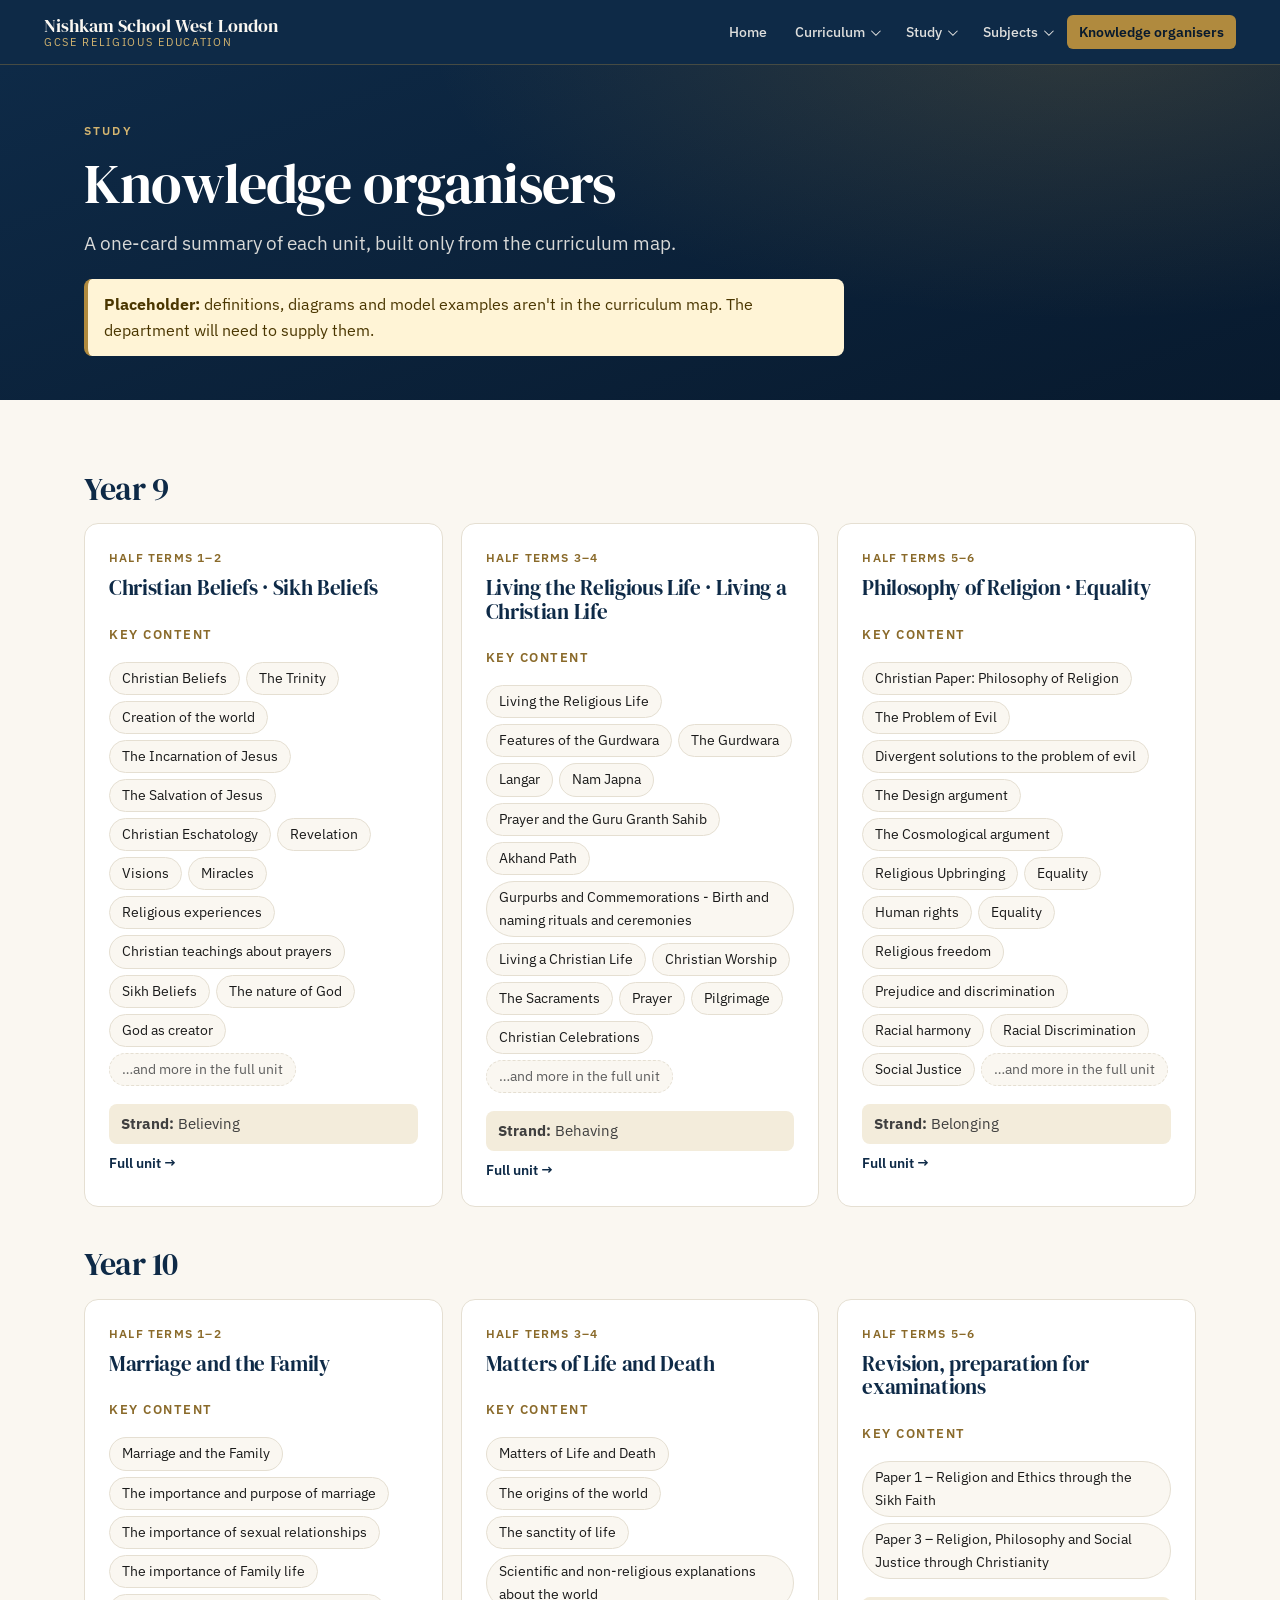
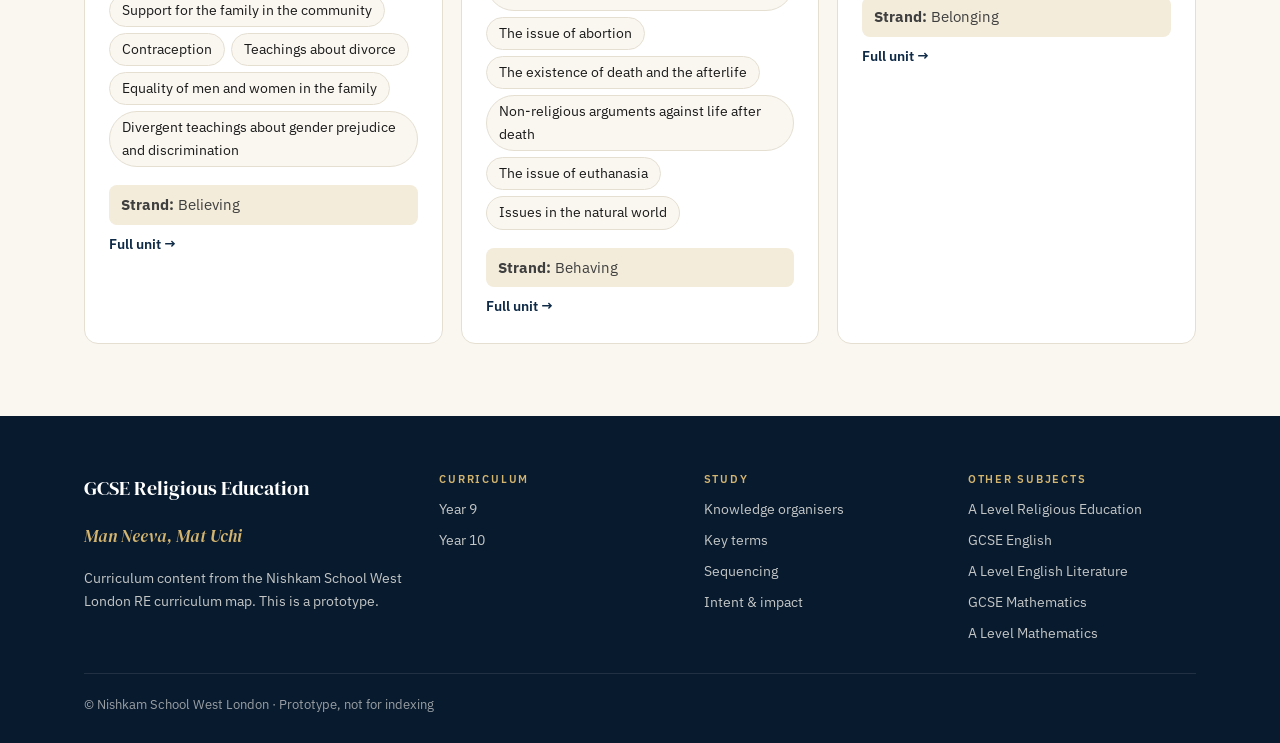
<file: knowledge-organisers.html>
<!DOCTYPE html><html lang="en-GB"><head><meta charset="UTF-8"><meta name="viewport" content="width=device-width, initial-scale=1.0">
<meta name="robots" content="noindex, nofollow"><title>Knowledge organisers · GCSE Religious Education · Nishkam School West London</title>
<meta name="description" content="GCSE Religious Education curriculum at Nishkam School West London: units, knowledge organisers, key terms and sequencing, from the department curriculum map.">
<meta name="theme-color" content="#0E2A47"><link rel="icon" href="favicon.ico">
<link rel="preconnect" href="https://fonts.googleapis.com"><link rel="preconnect" href="https://fonts.gstatic.com" crossorigin>
<link href="https://fonts.googleapis.com/css2?family=DM+Serif+Display:ital@0;1&family=IBM+Plex+Sans:wght@400;500;600&display=swap" rel="stylesheet">
<link rel="stylesheet" href="assets/site.css"><link rel="stylesheet" href="assets/page.css"></head><body>
<main id="main"><section class="phero"><div class="wrap"><div class="eyebrow">Study</div><h1>Knowledge organisers</h1><p class="lede">A one-card summary of each unit, built only from the curriculum map.</p>
<p class="ph-note"><b>Placeholder:</b> definitions, diagrams and model examples aren't in the curriculum map. The department will need to supply them.</p></div></section><section><div class="wrap"><h2 class="yh">Year 9</h2><div class="kogrid"><article class="kocard"><div class="meta"><span>Half Terms 1–2</span></div><h3>Christian Beliefs · Sikh Beliefs</h3>
<h4>Key content</h4><ul class="topics"><li>Christian Beliefs</li><li>The Trinity</li><li>Creation of the world</li><li>The Incarnation of Jesus</li><li>The Salvation of Jesus</li><li>Christian Eschatology</li><li>Revelation</li><li>Visions</li><li>Miracles</li><li>Religious experiences</li><li>Christian teachings about prayers</li><li>Sikh Beliefs</li><li>The nature of God</li><li>God as creator</li><li class="more">…and more in the full unit</li></ul>
<p class="strand"><b>Strand:</b> Believing</p>

<a class="go" href="year9.html#year9-u1">Full unit →</a></article><article class="kocard"><div class="meta"><span>Half Terms 3–4</span></div><h3>Living the Religious Life · Living a Christian Life</h3>
<h4>Key content</h4><ul class="topics"><li>Living the Religious Life</li><li>Features of the Gurdwara</li><li>The Gurdwara</li><li>Langar</li><li>Nam Japna</li><li>Prayer and the Guru Granth Sahib</li><li>Akhand Path</li><li>Gurpurbs and Commemorations - Birth and naming rituals and ceremonies</li><li>Living a Christian Life</li><li>Christian Worship</li><li>The Sacraments</li><li>Prayer</li><li>Pilgrimage</li><li>Christian Celebrations</li><li class="more">…and more in the full unit</li></ul>
<p class="strand"><b>Strand:</b> Behaving</p>

<a class="go" href="year9.html#year9-u2">Full unit →</a></article><article class="kocard"><div class="meta"><span>Half Terms 5–6</span></div><h3>Philosophy of Religion · Equality</h3>
<h4>Key content</h4><ul class="topics"><li>Christian Paper: Philosophy of Religion</li><li>The Problem of Evil</li><li>Divergent solutions to the problem of evil</li><li>The Design argument</li><li>The Cosmological argument</li><li>Religious Upbringing</li><li>Equality</li><li>Human rights</li><li>Equality</li><li>Religious freedom</li><li>Prejudice and discrimination</li><li>Racial harmony</li><li>Racial Discrimination</li><li>Social Justice</li><li class="more">…and more in the full unit</li></ul>
<p class="strand"><b>Strand:</b> Belonging</p>

<a class="go" href="year9.html#year9-u3">Full unit →</a></article></div><h2 class="yh">Year 10</h2><div class="kogrid"><article class="kocard"><div class="meta"><span>Half Terms 1–2</span></div><h3>Marriage and the Family</h3>
<h4>Key content</h4><ul class="topics"><li>Marriage and the Family</li><li>The importance and purpose of marriage</li><li>The importance of sexual relationships</li><li>The importance of Family life</li><li>Support for the family in the community</li><li>Contraception</li><li>Teachings about divorce</li><li>Equality of men and women in the family</li><li>Divergent teachings about gender prejudice and discrimination</li></ul>
<p class="strand"><b>Strand:</b> Believing</p>

<a class="go" href="year10.html#year10-u1">Full unit →</a></article><article class="kocard"><div class="meta"><span>Half Terms 3–4</span></div><h3>Matters of Life and Death</h3>
<h4>Key content</h4><ul class="topics"><li>Matters of Life and Death</li><li>The origins of the world</li><li>The sanctity of life</li><li>Scientific and non-religious explanations about the world</li><li>The issue of abortion</li><li>The existence of death and the afterlife</li><li>Non-religious arguments against life after death</li><li>The issue of euthanasia</li><li>Issues in the natural world</li></ul>
<p class="strand"><b>Strand:</b> Behaving</p>

<a class="go" href="year10.html#year10-u2">Full unit →</a></article><article class="kocard"><div class="meta"><span>Half Terms 5–6</span></div><h3>Revision, preparation for examinations</h3>
<h4>Key content</h4><ul class="topics"><li>Paper 1 – Religion and Ethics through the Sikh Faith</li><li>Paper 3 – Religion, Philosophy and Social Justice through Christianity</li></ul>
<p class="strand"><b>Strand:</b> Belonging</p>

<a class="go" href="year10.html#year10-u3">Full unit →</a></article></div></div></section></main>
<footer class="foot"><div class="wrap"><div class="foot__top"><div><b>GCSE Religious Education</b><p class="motto">Man Neeva, Mat Uchi</p><p>Curriculum content from the Nishkam School West London RE curriculum map. This is a prototype.</p></div>
<div><h2>Curriculum</h2><ul><li><a href="year9.html">Year 9</a></li><li><a href="year10.html">Year 10</a></li></ul></div>
<div><h2>Study</h2><ul><li><a href="knowledge-organisers.html">Knowledge organisers</a></li><li><a href="key-terms.html">Key terms</a></li><li><a href="sequencing.html">Sequencing</a></li><li><a href="about.html">Intent &amp; impact</a></li></ul></div>
<div><h2>Other subjects</h2><ul><li><a href="../re-alevel/index.html">A Level Religious Education</a></li><li><a href="../english-gcse/index.html">GCSE English</a></li><li><a href="../english-alevel/index.html">A Level English Literature</a></li><li><a href="../maths-gcse/index.html">GCSE Mathematics</a></li><li><a href="../maths-alevel/index.html">A Level Mathematics</a></li></ul></div></div>
<div class="foot__bot">© Nishkam School West London · Prototype, not for indexing</div></div></footer>
<script src="assets/site.js" data-root=""></script></body></html>
</file>
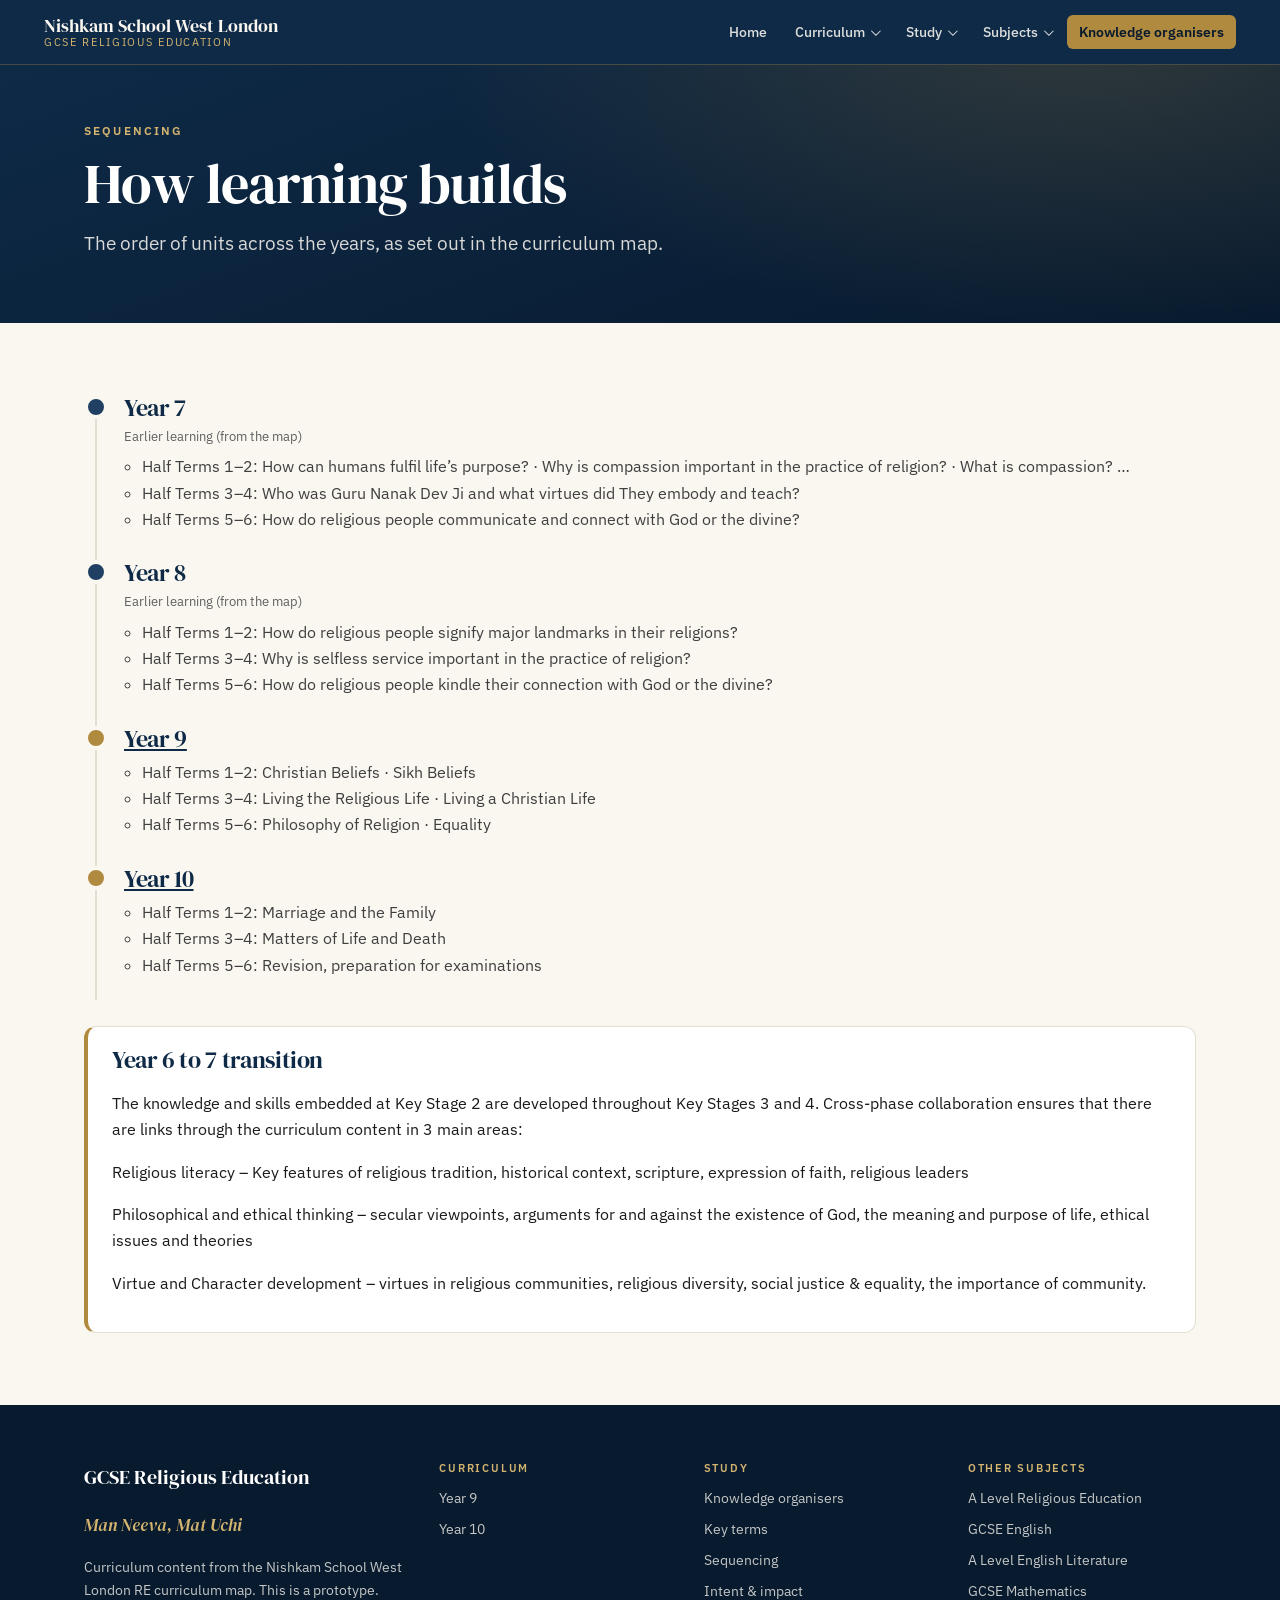
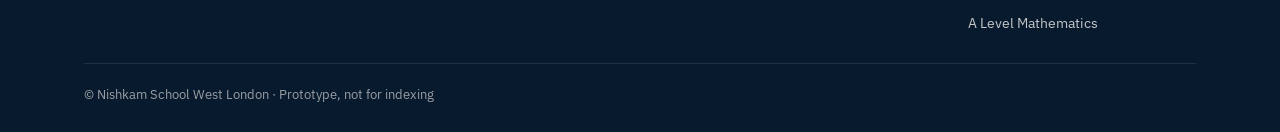
<file: sequencing.html>
<!DOCTYPE html><html lang="en-GB"><head><meta charset="UTF-8"><meta name="viewport" content="width=device-width, initial-scale=1.0">
<meta name="robots" content="noindex, nofollow"><title>Sequencing · GCSE Religious Education · Nishkam School West London</title>
<meta name="description" content="GCSE Religious Education curriculum at Nishkam School West London: units, knowledge organisers, key terms and sequencing, from the department curriculum map.">
<meta name="theme-color" content="#0E2A47"><link rel="icon" href="favicon.ico">
<link rel="preconnect" href="https://fonts.googleapis.com"><link rel="preconnect" href="https://fonts.gstatic.com" crossorigin>
<link href="https://fonts.googleapis.com/css2?family=DM+Serif+Display:ital@0;1&family=IBM+Plex+Sans:wght@400;500;600&display=swap" rel="stylesheet">
<link rel="stylesheet" href="assets/site.css"><link rel="stylesheet" href="assets/page.css"></head><body>
<main id="main"><section class="phero"><div class="wrap"><div class="eyebrow">Sequencing</div><h1>How learning builds</h1><p class="lede">The order of units across the years, as set out in the curriculum map.</p></div></section>
<section><div class="wrap"><ol class="timeline"><li class="step prior"><div class="dot"></div><div><h3>Year 7</h3><p class="note">Earlier learning (from the map)</p><ul><li>Half Terms 1–2: How can humans fulfil life’s purpose? · Why is compassion important in the practice of religion? · What is compassion? …</li><li>Half Terms 3–4: Who was Guru Nanak Dev Ji and what virtues did They embody and teach?</li><li>Half Terms 5–6: How do religious people communicate and connect with God or the divine?</li></ul></div></li><li class="step prior"><div class="dot"></div><div><h3>Year 8</h3><p class="note">Earlier learning (from the map)</p><ul><li>Half Terms 1–2: How do religious people signify major landmarks in their religions?</li><li>Half Terms 3–4: Why is selfless service important in the practice of religion?</li><li>Half Terms 5–6: How do religious people kindle their connection with God or the divine?</li></ul></div></li><li class="step"><div class="dot"></div><div><h3><a href="year9.html">Year 9</a></h3><ul><li>Half Terms 1–2: Christian Beliefs · Sikh Beliefs</li><li>Half Terms 3–4: Living the Religious Life · Living a Christian Life</li><li>Half Terms 5–6: Philosophy of Religion · Equality</li></ul></div></li><li class="step"><div class="dot"></div><div><h3><a href="year10.html">Year 10</a></h3><ul><li>Half Terms 1–2: Marriage and the Family</li><li>Half Terms 3–4: Matters of Life and Death</li><li>Half Terms 5–6: Revision, preparation for examinations</li></ul></div></li></ol><div class="callout"><h2>Year 6 to 7 transition</h2><p>The knowledge and skills embedded at Key Stage 2 are developed throughout Key Stages 3 and 4. Cross-phase collaboration ensures that there are links through the curriculum content in 3 main areas: </p><p>Religious literacy – Key features of religious tradition, historical context, scripture, expression of faith, religious leaders</p><p>Philosophical and ethical thinking – secular viewpoints, arguments for and against the existence of God, the meaning and purpose of life, ethical issues and theories</p><p>Virtue and Character development – virtues in religious communities, religious diversity, social justice &amp; equality, the importance of community.</p></div></div></section></main>
<footer class="foot"><div class="wrap"><div class="foot__top"><div><b>GCSE Religious Education</b><p class="motto">Man Neeva, Mat Uchi</p><p>Curriculum content from the Nishkam School West London RE curriculum map. This is a prototype.</p></div>
<div><h2>Curriculum</h2><ul><li><a href="year9.html">Year 9</a></li><li><a href="year10.html">Year 10</a></li></ul></div>
<div><h2>Study</h2><ul><li><a href="knowledge-organisers.html">Knowledge organisers</a></li><li><a href="key-terms.html">Key terms</a></li><li><a href="sequencing.html">Sequencing</a></li><li><a href="about.html">Intent &amp; impact</a></li></ul></div>
<div><h2>Other subjects</h2><ul><li><a href="../re-alevel/index.html">A Level Religious Education</a></li><li><a href="../english-gcse/index.html">GCSE English</a></li><li><a href="../english-alevel/index.html">A Level English Literature</a></li><li><a href="../maths-gcse/index.html">GCSE Mathematics</a></li><li><a href="../maths-alevel/index.html">A Level Mathematics</a></li></ul></div></div>
<div class="foot__bot">© Nishkam School West London · Prototype, not for indexing</div></div></footer>
<script src="assets/site.js" data-root=""></script></body></html>
</file>
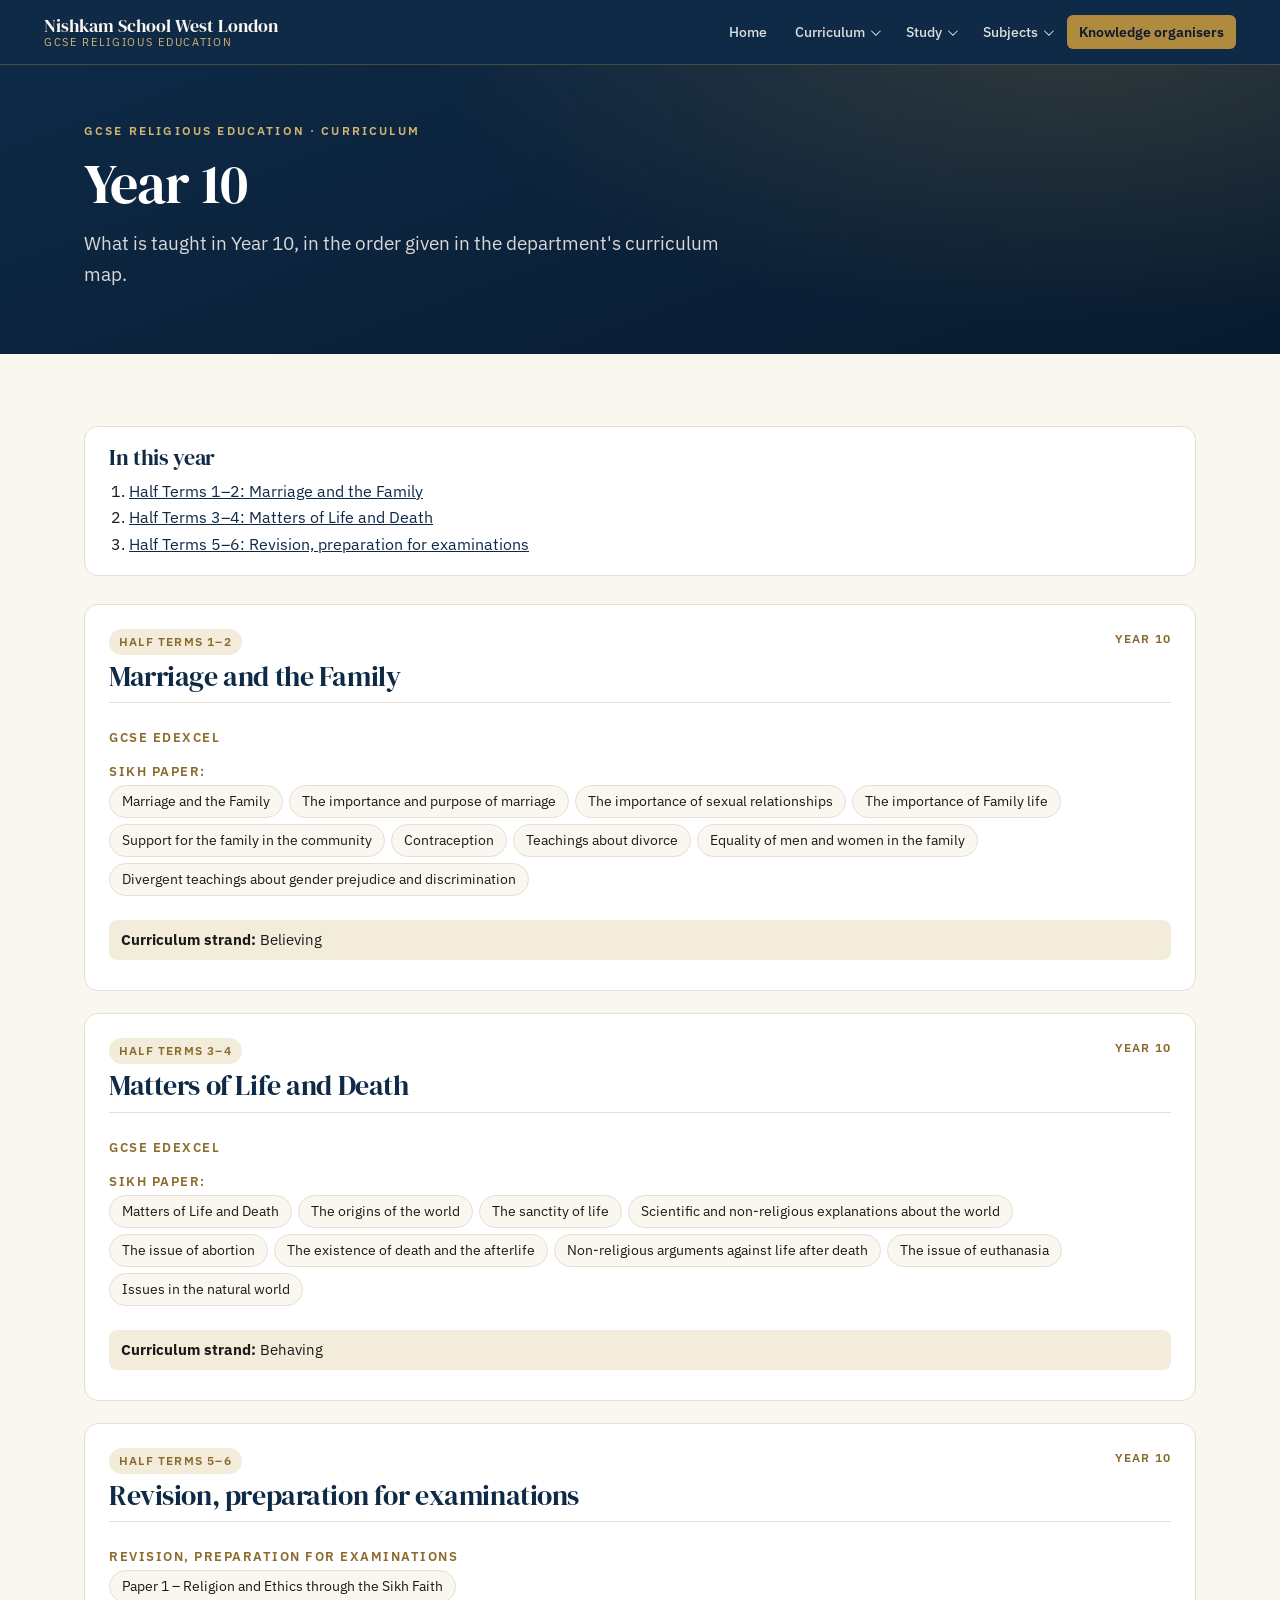
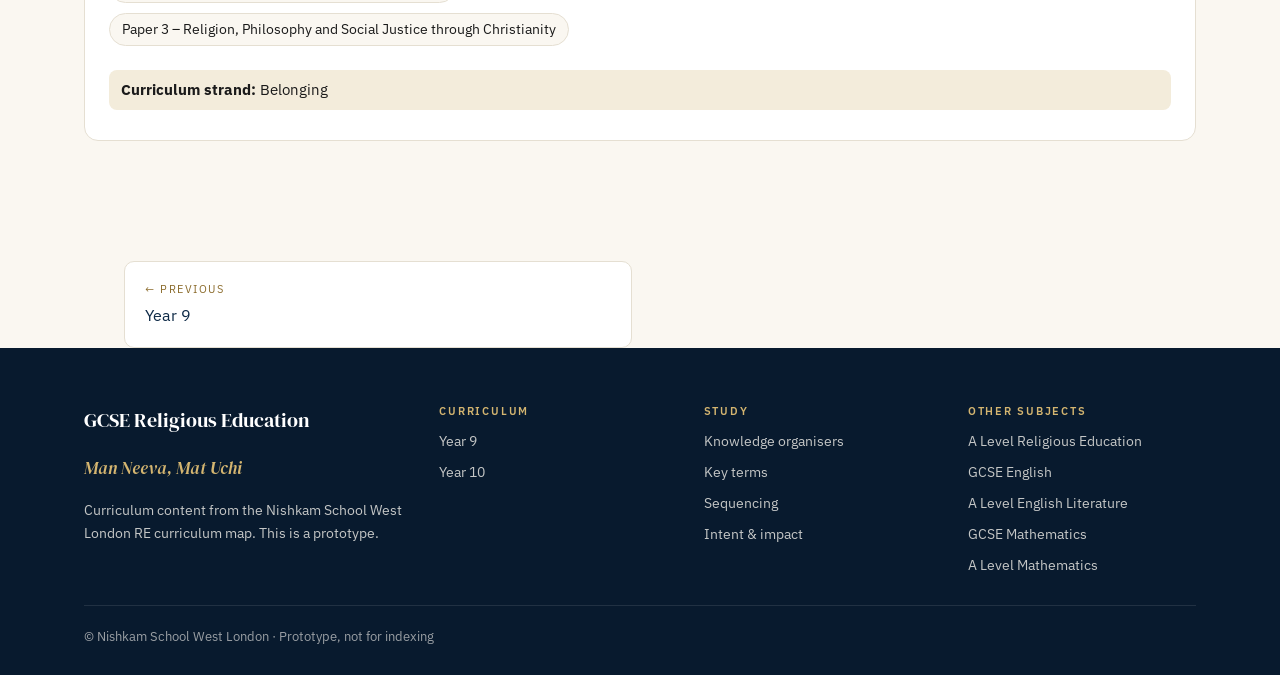
<file: year10.html>
<!DOCTYPE html><html lang="en-GB"><head><meta charset="UTF-8"><meta name="viewport" content="width=device-width, initial-scale=1.0">
<meta name="robots" content="noindex, nofollow"><title>Year 10 · GCSE Religious Education · Nishkam School West London</title>
<meta name="description" content="GCSE Religious Education curriculum at Nishkam School West London: units, knowledge organisers, key terms and sequencing, from the department curriculum map.">
<meta name="theme-color" content="#0E2A47"><link rel="icon" href="favicon.ico">
<link rel="preconnect" href="https://fonts.googleapis.com"><link rel="preconnect" href="https://fonts.gstatic.com" crossorigin>
<link href="https://fonts.googleapis.com/css2?family=DM+Serif+Display:ital@0;1&family=IBM+Plex+Sans:wght@400;500;600&display=swap" rel="stylesheet">
<link rel="stylesheet" href="assets/site.css"><link rel="stylesheet" href="assets/page.css"></head><body>
<main id="main"><section class="phero"><div class="wrap"><div class="eyebrow">GCSE Religious Education · Curriculum</div><h1>Year 10</h1>
<p class="lede">What is taught in Year 10, in the order given in the department's curriculum map.</p></div></section>
<section><div class="wrap"><nav class="toc" aria-label="Units this year"><h2>In this year</h2><ol><li><a href="#year10-u1">Half Terms 1–2: Marriage and the Family</a></li><li><a href="#year10-u2">Half Terms 3–4: Matters of Life and Death</a></li><li><a href="#year10-u3">Half Terms 5–6: Revision, preparation for examinations</a></li></ol></nav><div class="kos" style="margin-top:22px"><article class="ko" id="year10-u1"><header><div class="meta"><span class="when">Half Terms 1–2</span><span>Year 10</span></div><h3>Marriage and the Family</h3></header>
<div class="ko-body"><h4>GCSE Edexcel</h4><h4>Sikh Paper:</h4><ul class="topics"><li>Marriage and the Family</li><li>The importance and purpose of marriage</li><li>The importance of sexual relationships</li><li>The importance of Family life</li><li>Support for the family in the community</li><li>Contraception</li><li>Teachings about divorce</li><li>Equality of men and women in the family</li><li>Divergent teachings about gender prejudice and discrimination</li></ul></div><p class="strand"><b>Curriculum strand:</b> Believing</p></article><article class="ko" id="year10-u2"><header><div class="meta"><span class="when">Half Terms 3–4</span><span>Year 10</span></div><h3>Matters of Life and Death</h3></header>
<div class="ko-body"><h4>GCSE Edexcel</h4><h4>Sikh Paper:</h4><ul class="topics"><li>Matters of Life and Death</li><li>The origins of the world</li><li>The sanctity of life</li><li>Scientific and non-religious explanations about the world</li><li>The issue of abortion</li><li>The existence of death and the afterlife</li><li>Non-religious arguments against life after death</li><li>The issue of euthanasia</li><li>Issues in the natural world</li></ul></div><p class="strand"><b>Curriculum strand:</b> Behaving</p></article><article class="ko" id="year10-u3"><header><div class="meta"><span class="when">Half Terms 5–6</span><span>Year 10</span></div><h3>Revision, preparation for examinations</h3></header>
<div class="ko-body"><h4>Revision, preparation for examinations</h4><ul class="topics"><li>Paper 1 – Religion and Ethics through the Sikh Faith</li></ul><ul class="topics"><li>Paper 3 – Religion, Philosophy and Social Justice through Christianity</li></ul></div><p class="strand"><b>Curriculum strand:</b> Belonging</p></article></div></div></section></main>
<footer class="foot"><div class="wrap"><div class="foot__top"><div><b>GCSE Religious Education</b><p class="motto">Man Neeva, Mat Uchi</p><p>Curriculum content from the Nishkam School West London RE curriculum map. This is a prototype.</p></div>
<div><h2>Curriculum</h2><ul><li><a href="year9.html">Year 9</a></li><li><a href="year10.html">Year 10</a></li></ul></div>
<div><h2>Study</h2><ul><li><a href="knowledge-organisers.html">Knowledge organisers</a></li><li><a href="key-terms.html">Key terms</a></li><li><a href="sequencing.html">Sequencing</a></li><li><a href="about.html">Intent &amp; impact</a></li></ul></div>
<div><h2>Other subjects</h2><ul><li><a href="../re-alevel/index.html">A Level Religious Education</a></li><li><a href="../english-gcse/index.html">GCSE English</a></li><li><a href="../english-alevel/index.html">A Level English Literature</a></li><li><a href="../maths-gcse/index.html">GCSE Mathematics</a></li><li><a href="../maths-alevel/index.html">A Level Mathematics</a></li></ul></div></div>
<div class="foot__bot">© Nishkam School West London · Prototype, not for indexing</div></div></footer>
<script src="assets/site.js" data-root=""></script></body></html>
</file>
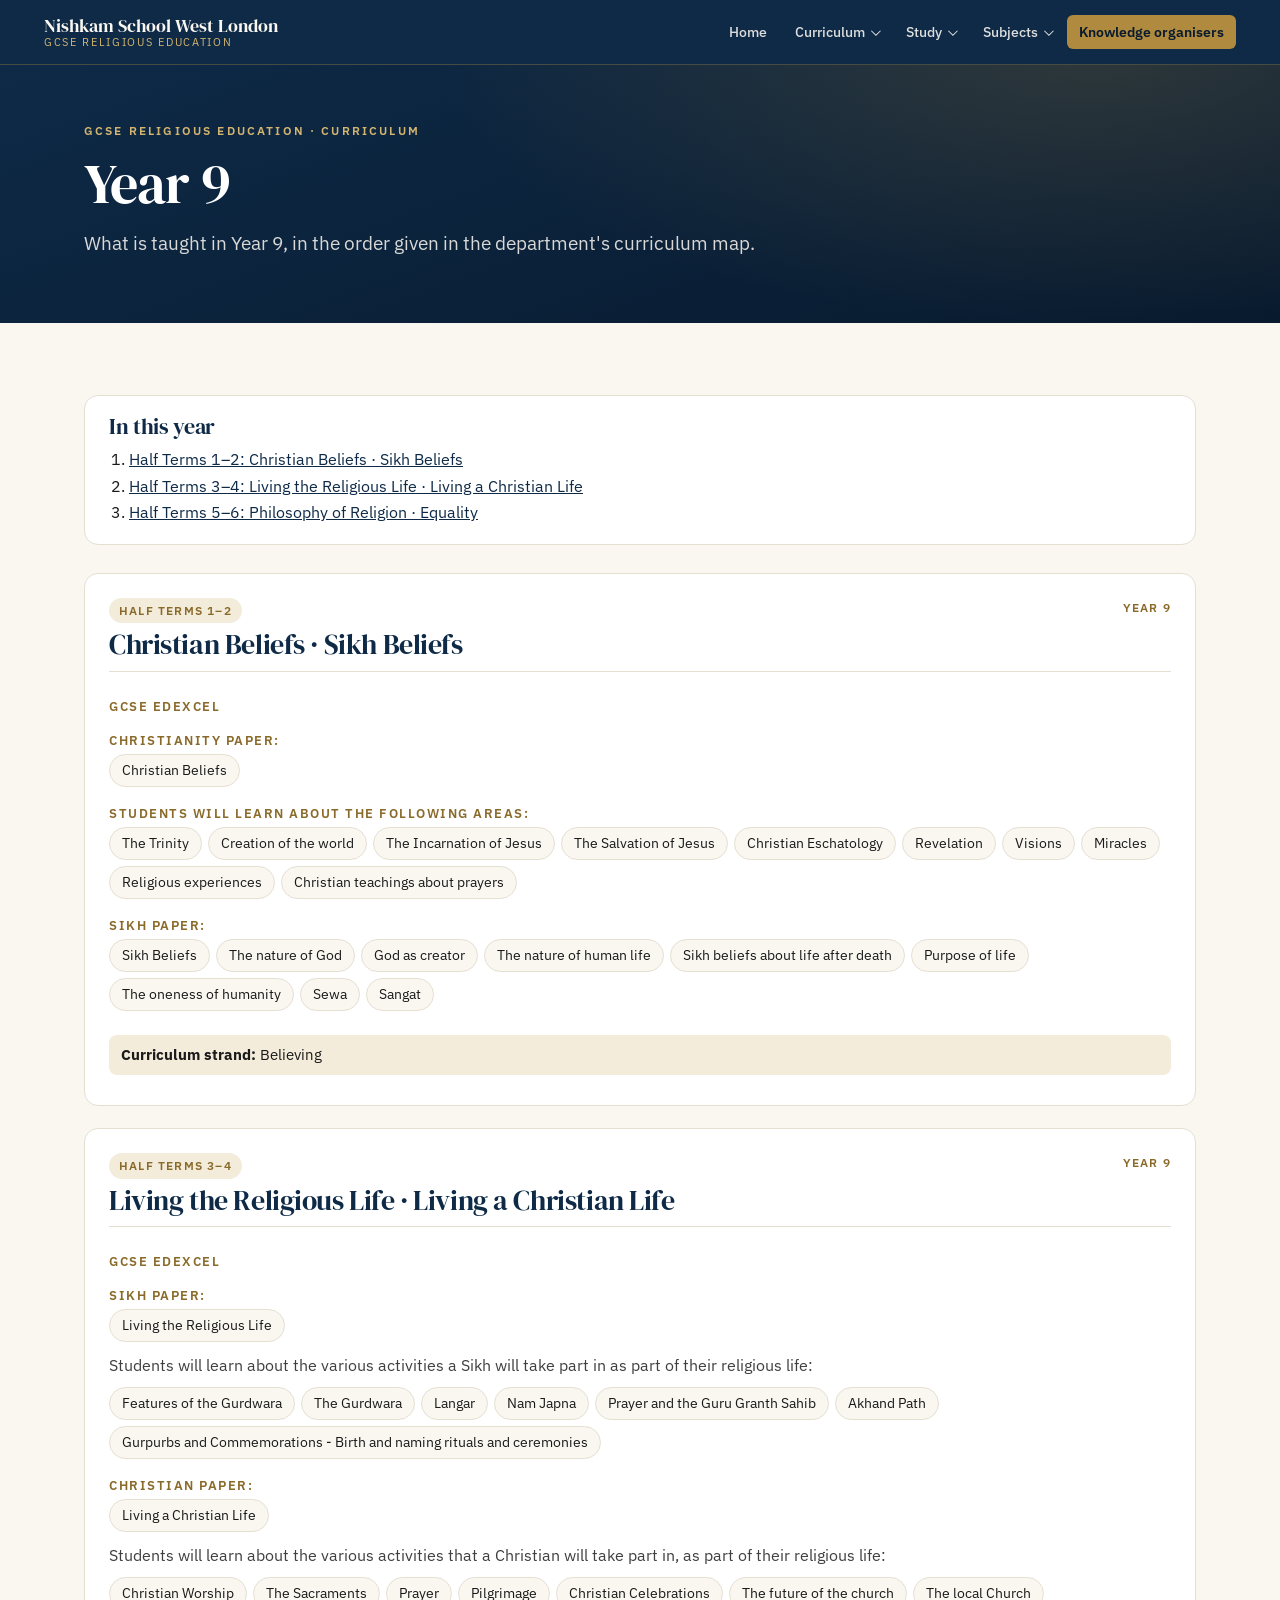
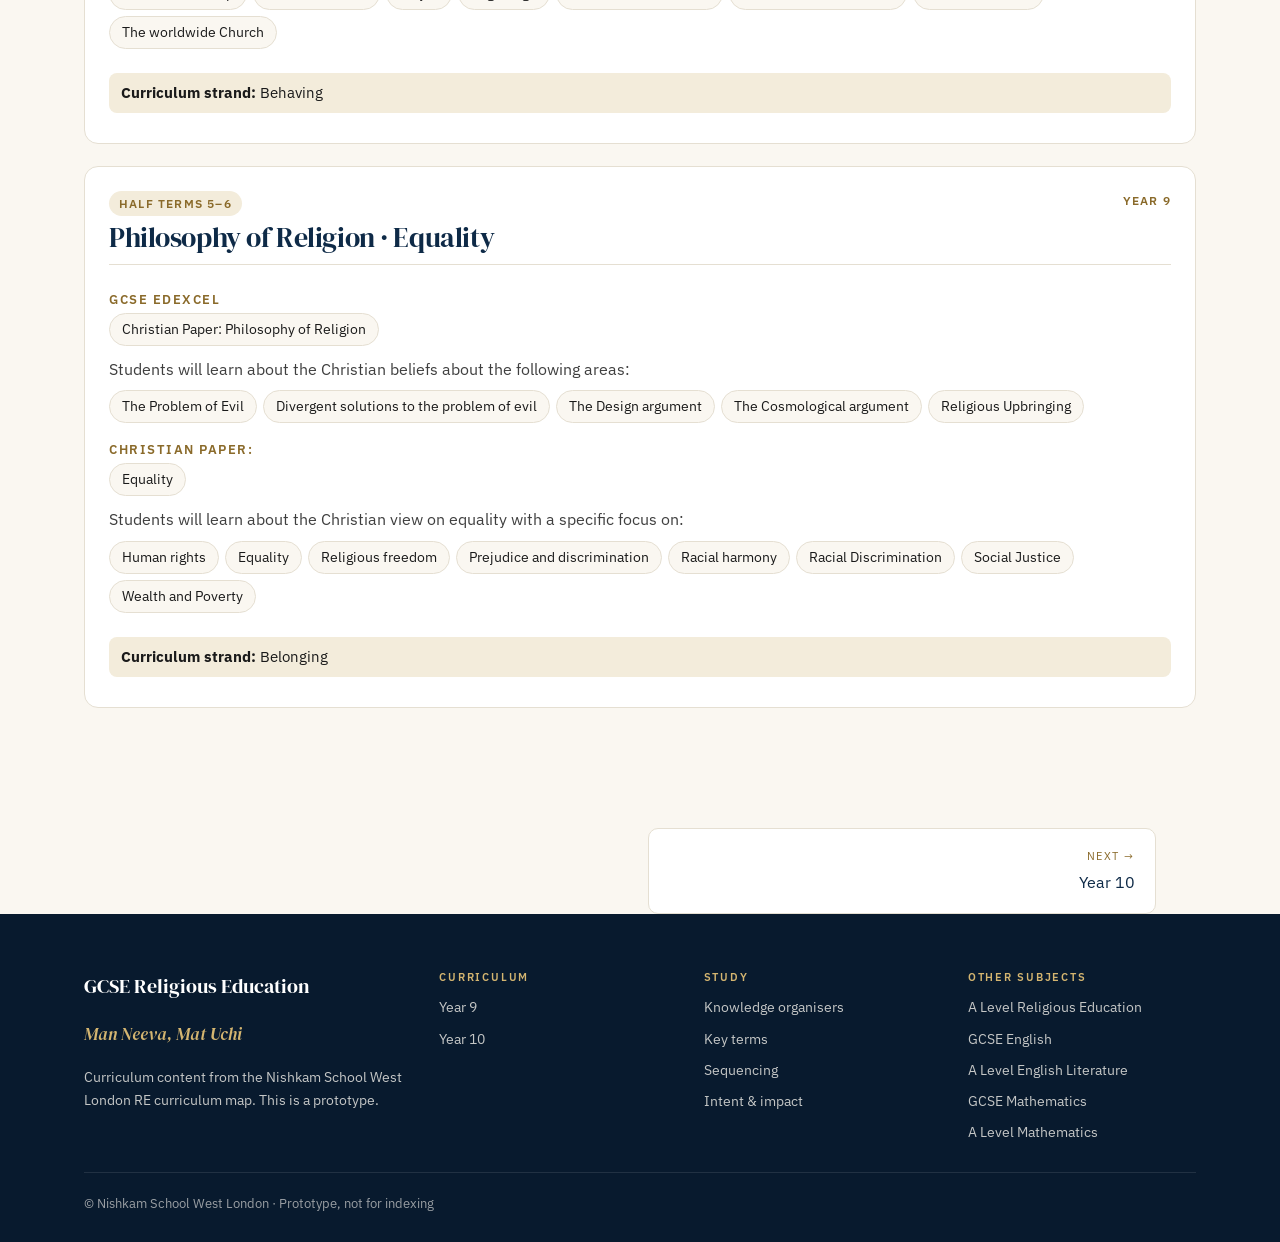
<file: year9.html>
<!DOCTYPE html><html lang="en-GB"><head><meta charset="UTF-8"><meta name="viewport" content="width=device-width, initial-scale=1.0">
<meta name="robots" content="noindex, nofollow"><title>Year 9 · GCSE Religious Education · Nishkam School West London</title>
<meta name="description" content="GCSE Religious Education curriculum at Nishkam School West London: units, knowledge organisers, key terms and sequencing, from the department curriculum map.">
<meta name="theme-color" content="#0E2A47"><link rel="icon" href="favicon.ico">
<link rel="preconnect" href="https://fonts.googleapis.com"><link rel="preconnect" href="https://fonts.gstatic.com" crossorigin>
<link href="https://fonts.googleapis.com/css2?family=DM+Serif+Display:ital@0;1&family=IBM+Plex+Sans:wght@400;500;600&display=swap" rel="stylesheet">
<link rel="stylesheet" href="assets/site.css"><link rel="stylesheet" href="assets/page.css"></head><body>
<main id="main"><section class="phero"><div class="wrap"><div class="eyebrow">GCSE Religious Education · Curriculum</div><h1>Year 9</h1>
<p class="lede">What is taught in Year 9, in the order given in the department's curriculum map.</p></div></section>
<section><div class="wrap"><nav class="toc" aria-label="Units this year"><h2>In this year</h2><ol><li><a href="#year9-u1">Half Terms 1–2: Christian Beliefs · Sikh Beliefs</a></li><li><a href="#year9-u2">Half Terms 3–4: Living the Religious Life · Living a Christian Life</a></li><li><a href="#year9-u3">Half Terms 5–6: Philosophy of Religion · Equality</a></li></ol></nav><div class="kos" style="margin-top:22px"><article class="ko" id="year9-u1"><header><div class="meta"><span class="when">Half Terms 1–2</span><span>Year 9</span></div><h3>Christian Beliefs · Sikh Beliefs</h3></header>
<div class="ko-body"><h4>GCSE Edexcel</h4><h4>Christianity Paper:</h4><ul class="topics"><li>Christian Beliefs</li></ul><h4>Students will learn about the following areas:</h4><ul class="topics"><li>The Trinity</li><li>Creation of the world</li><li>The Incarnation of Jesus</li><li>The Salvation of Jesus</li><li>Christian Eschatology</li><li>Revelation</li><li>Visions</li><li>Miracles</li><li>Religious experiences</li><li>Christian teachings about prayers</li></ul><h4>Sikh Paper:</h4><ul class="topics"><li>Sikh Beliefs</li><li>The nature of God</li><li>God as creator</li><li>The nature of human life</li><li>Sikh beliefs about life after death</li><li>Purpose of life</li><li>The oneness of humanity</li><li>Sewa</li><li>Sangat</li></ul></div><p class="strand"><b>Curriculum strand:</b> Believing</p></article><article class="ko" id="year9-u2"><header><div class="meta"><span class="when">Half Terms 3–4</span><span>Year 9</span></div><h3>Living the Religious Life · Living a Christian Life</h3></header>
<div class="ko-body"><h4>GCSE Edexcel</h4><h4>Sikh Paper:</h4><ul class="topics"><li>Living the Religious Life</li></ul><p>Students will learn about the various activities a Sikh will take part in as part of their religious life:</p><ul class="topics"><li>Features of the Gurdwara</li><li>The Gurdwara</li><li>Langar</li><li>Nam Japna</li><li>Prayer and the Guru Granth Sahib</li><li>Akhand Path</li><li>Gurpurbs and Commemorations - Birth and naming rituals and ceremonies</li></ul><h4>Christian Paper:</h4><ul class="topics"><li>Living a Christian Life</li></ul><p>Students will learn about the various activities that a Christian will take part in, as part of their religious life:</p><ul class="topics"><li>Christian Worship</li><li>The Sacraments</li><li>Prayer</li><li>Pilgrimage</li><li>Christian Celebrations</li><li>The future of the church</li><li>The local Church</li><li>The worldwide Church</li></ul></div><p class="strand"><b>Curriculum strand:</b> Behaving</p></article><article class="ko" id="year9-u3"><header><div class="meta"><span class="when">Half Terms 5–6</span><span>Year 9</span></div><h3>Philosophy of Religion · Equality</h3></header>
<div class="ko-body"><h4>GCSE Edexcel</h4><ul class="topics"><li>Christian Paper: Philosophy of Religion</li></ul><p>Students will learn about the Christian beliefs about the following areas:</p><ul class="topics"><li>The Problem of Evil</li><li>Divergent solutions to the problem of evil</li><li>The Design argument</li><li>The Cosmological argument</li><li>Religious Upbringing</li></ul><h4>Christian Paper:</h4><ul class="topics"><li>Equality</li></ul><p>Students will learn about the Christian view on equality with a specific focus on:</p><ul class="topics"><li>Human rights</li><li>Equality</li><li>Religious freedom</li><li>Prejudice and discrimination</li><li>Racial harmony</li><li>Racial Discrimination</li><li>Social Justice</li><li>Wealth and Poverty</li></ul></div><p class="strand"><b>Curriculum strand:</b> Belonging</p></article></div></div></section></main>
<footer class="foot"><div class="wrap"><div class="foot__top"><div><b>GCSE Religious Education</b><p class="motto">Man Neeva, Mat Uchi</p><p>Curriculum content from the Nishkam School West London RE curriculum map. This is a prototype.</p></div>
<div><h2>Curriculum</h2><ul><li><a href="year9.html">Year 9</a></li><li><a href="year10.html">Year 10</a></li></ul></div>
<div><h2>Study</h2><ul><li><a href="knowledge-organisers.html">Knowledge organisers</a></li><li><a href="key-terms.html">Key terms</a></li><li><a href="sequencing.html">Sequencing</a></li><li><a href="about.html">Intent &amp; impact</a></li></ul></div>
<div><h2>Other subjects</h2><ul><li><a href="../re-alevel/index.html">A Level Religious Education</a></li><li><a href="../english-gcse/index.html">GCSE English</a></li><li><a href="../english-alevel/index.html">A Level English Literature</a></li><li><a href="../maths-gcse/index.html">GCSE Mathematics</a></li><li><a href="../maths-alevel/index.html">A Level Mathematics</a></li></ul></div></div>
<div class="foot__bot">© Nishkam School West London · Prototype, not for indexing</div></div></footer>
<script src="assets/site.js" data-root=""></script></body></html>
</file>
<file: assets/site.css>
/* Prototype shared shell — top navigation replaces fixed sidebar */
:root{--navy:#0E2A47;--navy-deep:#081A2E;--gold:#B08A3E;--gold-soft:#D4B570;--gold-text:#8A6A2A;--parchment:#FAF7F1;--rule:#E5DFD2;--hdr-h:64px}
html{scroll-padding-top:calc(var(--hdr-h) + 16px)}
.mobile-bar,.sidebar,.sidebar-scrim{display:none!important}
.layout{display:block!important}
.main{min-width:0}
.nk-skip{position:absolute;left:-999px;top:8px;z-index:200;background:var(--gold);color:var(--navy-deep);padding:10px 16px;border-radius:6px;font-weight:600}
.nk-skip:focus{left:12px}
.site-hdr{position:sticky;top:0;z-index:100;background:#0E2A47;color:var(--parchment);border-bottom:1px solid rgba(176,138,62,.35);font-family:'IBM Plex Sans',system-ui,sans-serif}
.site-hdr__in{max-width:1240px;margin:0 auto;padding:0 24px;height:var(--hdr-h);display:flex;align-items:center;gap:20px}
.nk-brand{display:flex;flex-direction:column;line-height:1.15;color:var(--parchment);text-decoration:none;margin-right:auto}
.nk-brand b{font-family:'DM Serif Display',Georgia,serif;font-weight:400;font-size:18px}
.nk-brand small{font-size:10.5px;letter-spacing:.16em;text-transform:uppercase;color:var(--gold-soft)}
.nk-nav{display:flex;gap:4px;align-items:center;list-style:none;margin:0;padding:0}
.nk-nav>li{position:relative}
.nk-nav a,.nk-nav button{font:500 14px/1 'IBM Plex Sans',system-ui,sans-serif;color:rgba(250,247,241,.88);background:none;border:0;padding:10px 12px;border-radius:6px;cursor:pointer;text-decoration:none;display:flex;align-items:center;gap:6px}
.nk-nav a:hover,.nk-nav button:hover,.nk-nav button[aria-expanded=true]{background:rgba(255,255,255,.08);color:#fff}
.nk-nav a[aria-current=page]{color:var(--gold-soft)}
.nk-nav button::after{content:'';width:6px;height:6px;border-right:1.5px solid currentColor;border-bottom:1.5px solid currentColor;transform:rotate(45deg) translateY(-2px)}
.nk-menu{position:absolute;top:calc(100% + 8px);left:0;min-width:260px;background:#fff;border:1px solid var(--rule);border-radius:10px;box-shadow:0 18px 40px -16px rgba(8,26,46,.35);padding:8px;list-style:none;margin:0;display:none}
.nk-menu.open{display:block}
.nk-menu a{color:var(--navy);padding:10px 12px;font-size:14px;line-height:1.3}
.nk-menu a:hover{background:var(--parchment);color:var(--navy)}
.nk-menu a span{font-family:'DM Serif Display',serif;font-style:italic;color:var(--gold-text);min-width:16px}
.nk-cta{background:var(--gold)!important;color:var(--navy-deep)!important;font-weight:600!important}
.nk-cta:hover{background:var(--gold-soft)!important}
.nk-burger{display:none;background:none;border:1px solid rgba(250,247,241,.35);color:#fff;width:44px;height:44px;border-radius:8px;cursor:pointer}
.nk-burger svg{display:block;margin:auto}
@media(max-width:1000px){
 .nk-burger{display:block}
 .nk-nav{position:fixed;inset:var(--hdr-h) 0 0 0;background:var(--navy);flex-direction:column;align-items:stretch;padding:16px 20px 40px;overflow-y:auto;gap:2px;display:none}
 .nk-nav.open{display:flex}
 .nk-nav a,.nk-nav button{font-size:16px;padding:14px 12px;width:100%;justify-content:space-between}
 .nk-menu{position:static;box-shadow:none;background:rgba(255,255,255,.04);border-color:rgba(255,255,255,.1);margin:2px 0 8px}
 .nk-menu a{color:rgba(250,247,241,.9)}
 .nk-menu a:hover{background:rgba(255,255,255,.08);color:#fff}
 .nk-menu a span{color:var(--gold-soft)}
 body.nk-nav-open{overflow:hidden}
}
.nk-progress{position:fixed;top:0;left:0;height:3px;background:var(--gold);z-index:150;width:0;transition:width .1s linear}
.nk-to-top{position:fixed;right:20px;bottom:20px;width:48px;height:48px;border-radius:50%;border:0;background:var(--navy);color:#fff;box-shadow:0 10px 24px -8px rgba(8,26,46,.5);cursor:pointer;opacity:0;pointer-events:none;transition:opacity .25s;z-index:90;font-size:20px}
.nk-to-top.show{opacity:1;pointer-events:auto}
.nk-pager{max-width:1080px;margin:48px auto 0;padding:0 24px;display:grid;grid-template-columns:1fr 1fr;gap:16px}
.nk-pager a{display:block;border:1px solid var(--rule);background:#fff;border-radius:10px;padding:18px 20px;color:var(--navy);text-decoration:none;font-family:'IBM Plex Sans',sans-serif}
.nk-pager a:hover{border-color:var(--gold)}
.nk-pager small{display:block;font-size:11px;letter-spacing:.14em;text-transform:uppercase;color:var(--gold-text);margin-bottom:4px}
.nk-pager .next{text-align:right;grid-column:2}
:focus-visible{outline:2px solid var(--gold)!important;outline-offset:3px}
/* mobile overflow fixes for legacy content pages */
html,body{overflow-x:clip}
@media(max-width:700px){
 main table{display:block!important;max-width:100%;overflow-x:auto;-webkit-overflow-scrolling:touch}
 main p,main li,main td,main th,main strong,main div{overflow-wrap:anywhere}
 main [class*=grid],main [class*=pillars],main [class*=ethos],main [class*=virtue-grid]{grid-template-columns:1fr!important}
 main [class*=pillar],main [class*=virtue-cell]{min-width:0!important}
}
/* A-level legacy-shell adaptations */
#sidebar,aside.sidebar,.hamburger,#menuBtn,.scrim,#scrim,.sidebar-overlay,.nk-menu-toggle{display:none!important}
.layout{display:block!important}
.main{margin-left:0!important}
.app>aside,body>aside{top:var(--hdr-h)!important;height:calc(100vh - var(--hdr-h))!important}
@media(max-width:1050px){.app>aside,body>aside{top:auto!important;height:auto!important}}
.nk-menu .soon{display:block;padding:10px 12px;font-size:14px;color:#8a8a8a;font-family:'IBM Plex Sans',sans-serif}
@media(max-width:1000px){.nk-menu .soon{color:rgba(250,247,241,.5)}}
.nk-hero{background:radial-gradient(900px 400px at 85% -10%,rgba(176,138,62,.25),transparent 60%),linear-gradient(160deg,#0E2A47,#081A2E);color:#FAF7F1;border-radius:18px;padding:48px 40px;margin:0 0 32px;font-family:'IBM Plex Sans',system-ui,sans-serif}
.nk-hero .eb{font-size:12px;font-weight:600;letter-spacing:.18em;text-transform:uppercase;color:#D4B570}
.nk-hero h1{font-family:'DM Serif Display',Georgia,serif;font-weight:400;font-size:clamp(34px,5vw,60px);line-height:1.02;margin:14px 0 14px;color:#fff}
.nk-hero h1 em{color:#D4B570}
.nk-hero .motto{font-family:'DM Serif Display',serif;font-style:italic;color:#D4B570;font-size:18px;margin:0 0 22px}
.nk-pillars{display:grid;grid-template-columns:repeat(3,1fr);gap:1px;background:rgba(255,255,255,.14);border-radius:12px;overflow:hidden}
.nk-pillars div{background:rgba(8,26,46,.7);padding:18px 20px}
.nk-pillars small{display:block;font-size:11px;letter-spacing:.14em;text-transform:uppercase;color:#D4B570;font-weight:600}
.nk-pillars b{display:block;font-family:'DM Serif Display',serif;font-weight:400;font-size:20px;margin:4px 0}
.nk-pillars p{margin:0;font-size:13.5px;color:rgba(250,247,241,.82);line-height:1.5}
.nk-virtues{display:flex;flex-wrap:wrap;gap:8px;margin-top:18px}
.nk-virtues span{border:1px solid rgba(212,181,112,.5);color:#F3ECDB;border-radius:999px;padding:5px 12px;font-size:13px}
@media(max-width:700px){.nk-hero{padding:32px 20px;border-radius:14px}.nk-pillars{grid-template-columns:1fr}}
.site-hdr{z-index:2147483000!important}.nk-progress{z-index:2147483001!important}.nk-skip{z-index:2147483002!important}
.site-hdr button{width:auto}.site-hdr .nk-nav{flex-direction:row}@media(max-width:1000px){.site-hdr .nk-nav{flex-direction:column}.site-hdr .nk-nav button{width:100%}}
@media(min-width:1001px){.site-hdr .nk-menu{position:fixed;top:calc(var(--hdr-h) + 4px);max-height:calc(100vh - var(--hdr-h) - 16px);overflow-y:auto}}
html,body{min-height:100vh}
a[aria-disabled=true]{cursor:not-allowed;opacity:.55}
@media(max-width:700px){
 body table{display:block!important;max-width:100%;overflow-x:auto;-webkit-overflow-scrolling:touch}
 body pre,body code{white-space:pre-wrap;overflow-wrap:anywhere}
 body img,body svg,body canvas,body iframe{max-width:100%;height:auto}
}
@media(max-width:700px){.main{min-width:0!important;max-width:100%!important;box-sizing:border-box}body>.main,body>.layout{width:100%!important}.card{min-width:0;max-width:100%;box-sizing:border-box}}
body>.site-hdr{width:100%;flex:0 0 100%;align-self:flex-start}body{flex-wrap:wrap}
.site-hdr .nk-burger{width:44px!important;height:44px!important;min-width:44px;padding:0!important;flex:0 0 44px}
</file>
<file: assets/page.css>
:root{--navy:#0E2A47;--navy-deep:#081A2E;--navy-soft:#1F3F63;--gold:#B08A3E;--gold-soft:#D4B570;--gold-text:#8A6A2A;--ink:#1A1A1A;--ink-soft:#3F3F3F;--muted:#5E5E5E;--rule:#E5DFD2;--parchment:#FAF7F1;--warm:#F3ECDB;--paper:#fff;--serif:'DM Serif Display',Georgia,serif;--sans:'IBM Plex Sans',system-ui,-apple-system,'Segoe UI',sans-serif}
*{box-sizing:border-box}body{margin:0;font:16px/1.65 var(--sans);color:var(--ink);background:var(--parchment);-webkit-font-smoothing:antialiased;overflow-wrap:anywhere}
a{color:inherit}h1,h2,h3{font-family:var(--serif);font-weight:400;color:var(--navy);letter-spacing:-.015em;line-height:1.12}
h4{font:600 12.5px var(--sans);letter-spacing:.12em;text-transform:uppercase;color:var(--gold-text);margin:18px 0 6px}
.wrap{max-width:1160px;margin:0 auto;padding:0 24px}
.eyebrow{font-size:12px;font-weight:600;letter-spacing:.18em;text-transform:uppercase;color:var(--gold-text)}
section{padding:72px 0}.alt{background:var(--paper);border-block:1px solid var(--rule)}
.hero,.phero{background:radial-gradient(1100px 480px at 85% -10%,rgba(176,138,62,.22),transparent 60%),linear-gradient(160deg,var(--navy),var(--navy-deep));color:var(--parchment);padding:80px 0 64px}
.phero{padding:56px 0 44px}
.hero .eyebrow,.phero .eyebrow{color:var(--gold-soft)}
.hero h1{color:#fff;font-size:clamp(40px,6.5vw,76px);margin:16px 0 18px}.hero h1 em{color:var(--gold-soft)}
.phero h1{color:#fff;font-size:clamp(34px,5vw,56px);margin:12px 0 12px}
.lede{font-size:clamp(16.5px,2vw,19px);max-width:680px;color:rgba(250,247,241,.86);margin:0 0 20px}
.board{background:rgba(255,255,255,.07);border:1px solid rgba(212,181,112,.35);border-radius:10px;padding:12px 16px;max-width:760px;margin:0 0 28px;color:#F3ECDB;font-size:15px}
.board b{color:var(--gold-soft)}
.ph{display:inline-block;background:#FFF4D6;color:#6B4E00;border:1px dashed #B08A3E;border-radius:6px;padding:2px 8px;font-size:12.5px;font-weight:600}
.ph-note{background:#FFF4D6;color:#4A3600;border-left:4px solid var(--gold);border-radius:8px;padding:12px 16px;max-width:760px;margin:8px 0 0}
.actions{display:flex;flex-wrap:wrap;gap:12px}
.btn{display:inline-flex;align-items:center;gap:10px;padding:13px 24px;border-radius:999px;font-weight:600;font-size:15px;text-decoration:none;min-height:48px;transition:background .2s,transform .2s}
.btn--gold{background:var(--gold);color:var(--navy-deep)}.btn--gold:hover{background:var(--gold-soft);transform:translateY(-1px)}
.btn--line{border:1px solid rgba(250,247,241,.45);color:#fff}.btn--line:hover{background:rgba(255,255,255,.08)}
.ethos{background:var(--warm);border-block:1px solid var(--rule)}
.ethos h2{font-size:clamp(26px,3.6vw,40px);margin:10px 0 28px}
.pillars{display:grid;grid-template-columns:repeat(3,1fr);gap:18px}
.pillars article{background:var(--navy);color:var(--parchment);border-radius:14px;padding:26px;position:relative;overflow:hidden}
.pillars article::before{content:'';position:absolute;inset:0 0 auto;height:4px;background:var(--gold)}
.pillars small{font-size:11px;letter-spacing:.14em;text-transform:uppercase;color:var(--gold-soft);font-weight:600}
.pillars h3{color:#fff;font-size:24px;margin:6px 0 6px}.pillars p{margin:0;color:rgba(250,247,241,.85)}
.motto{font-family:var(--serif);font-style:italic;color:var(--gold-text);font-size:17px}
.motto.big{font-size:24px;text-align:center;margin:32px 0 12px}
.foot .motto{color:var(--gold-soft)}
.virtues{display:flex;flex-wrap:wrap;gap:8px;justify-content:center}
.virtues span{background:var(--paper);border:1px solid var(--gold);color:var(--navy);border-radius:999px;padding:6px 14px;font-size:14px;font-weight:500}
.head{max-width:720px;margin-bottom:32px}.head h2{font-size:clamp(28px,4vw,42px);margin:8px 0 10px}.head p{color:var(--muted);margin:0}
.ygrid{display:grid;grid-template-columns:repeat(auto-fill,minmax(260px,1fr));gap:20px}
.ycard,.tiles a,.kocard,.ko{background:var(--paper);border:1px solid var(--rule);border-radius:14px;padding:24px;text-decoration:none;display:flex;flex-direction:column;gap:8px}
.ycard:hover,.tiles a:hover{border-color:var(--gold);box-shadow:0 18px 40px -24px rgba(14,42,71,.45)}
.ycard h3,.tiles h3{font-size:24px;margin:0}.ycard ul{margin:0;padding-left:18px;color:var(--ink-soft);font-size:14.5px;flex-grow:1}
.go{font-weight:600;font-size:14px;color:var(--navy);text-decoration:none}
.tiles{display:grid;grid-template-columns:repeat(4,1fr);gap:18px}.tiles p{margin:0;color:var(--ink-soft);font-size:14.5px}
.toc{background:var(--paper);border:1px solid var(--rule);border-radius:14px;padding:18px 24px;margin-bottom:28px}
.toc h2{font-size:22px;margin:0 0 8px}.toc ol{margin:0;padding-left:20px}.toc a{color:var(--navy)}
.kos{display:grid;gap:22px}
.ko header{border-bottom:1px solid var(--rule);padding-bottom:10px}
.ko h3{font-size:clamp(22px,3vw,28px);margin:6px 0 0}
.meta{display:flex;justify-content:space-between;gap:10px;flex-wrap:wrap;font-size:12px;font-weight:600;letter-spacing:.1em;text-transform:uppercase;color:var(--gold-text)}
.when{background:var(--warm);border-radius:999px;padding:3px 10px}
.ko-body p{color:var(--ink-soft);margin:8px 0}
ul.topics{display:flex;flex-wrap:wrap;gap:6px;list-style:none;padding:0;margin:6px 0 10px}
ul.topics li{background:var(--parchment);border:1px solid var(--rule);border-radius:999px;padding:4px 12px;font-size:14px}
ul.topics li.more{border-style:dashed;color:var(--muted)}
.strand{background:var(--warm);border-radius:8px;padding:8px 12px;margin:6px 0;font-size:14.5px}
.ko-virtue,.ko-links{border-left:4px solid var(--gold);background:#FBF6EA;border-radius:8px;padding:6px 14px;margin-top:8px}
.ko-links{border-color:var(--navy-soft);background:#F1F4F8}
.ko-virtue p,.ko-links p{margin:4px 0 8px;font-size:15px}
.yh{font-size:32px;margin:40px 0 16px}.yh:first-child{margin-top:0}
.kogrid{display:grid;grid-template-columns:repeat(auto-fill,minmax(300px,1fr));gap:18px}
.kocard h3{font-size:21px;margin:0}.kocard p{margin:0;font-size:14.5px;color:var(--ink-soft)}
.filter{width:100%;max-width:520px;font:16px var(--sans);padding:13px 16px;border:1px solid var(--rule);border-radius:10px;background:#fff;min-height:48px}
.filter:focus{outline:2px solid var(--gold);border-color:var(--gold)}
.letters{display:flex;flex-wrap:wrap;gap:6px;margin:16px 0}
.letters a{display:grid;place-items:center;min-width:36px;height:36px;border-radius:8px;background:#fff;border:1px solid var(--rule);text-decoration:none;font-weight:600;color:var(--navy)}
.terms{display:grid;grid-template-columns:repeat(auto-fill,minmax(280px,1fr));gap:12px;margin:0}
.lh{grid-column:1/-1;font-size:30px;margin:18px 0 0;border-bottom:1px solid var(--rule)}
.term{background:#fff;border:1px solid var(--rule);border-radius:10px;padding:12px 16px}
.term dt{font-weight:600;color:var(--navy)}.term dd{margin:4px 0 0;font-size:13.5px;color:var(--muted)}.term dd a{color:var(--navy-soft)}
.timeline{list-style:none;margin:0;padding:0;position:relative}
.timeline::before{content:'';position:absolute;left:11px;top:6px;bottom:6px;width:2px;background:var(--rule)}
.step{display:grid;grid-template-columns:24px 1fr;gap:16px;padding:0 0 28px}
.dot{width:24px;height:24px;border-radius:50%;background:var(--gold);border:4px solid var(--parchment);position:relative;z-index:1}
.step.prior .dot{background:var(--navy-soft)}
.step h3{font-size:24px;margin:0 0 4px}.step h3 a{color:var(--navy)}.step ul{margin:6px 0 0;padding-left:18px;color:var(--ink-soft)}
.note{margin:0;font-size:13px;color:var(--muted)}
.callout{background:#fff;border:1px solid var(--rule);border-left:4px solid var(--gold);border-radius:12px;padding:20px 24px;margin-top:20px}
.callout h2{font-size:24px;margin:0 0 6px}
.prose{max-width:860px}
.acc{background:#fff;border:1px solid var(--rule);border-radius:12px;margin-bottom:12px}
.acc summary{cursor:pointer;padding:16px 20px;font-family:var(--serif);font-size:22px;color:var(--navy);list-style:none;display:flex;justify-content:space-between;gap:12px;min-height:48px}
.acc summary::after{content:'+';color:var(--gold-text)}.acc[open] summary::after{content:'–'}
.acc>div{padding:0 20px 12px;color:var(--ink-soft)}
.foot{background:var(--navy-deep);color:rgba(250,247,241,.78);padding:56px 0 28px;font-size:14px}
.foot__top{display:grid;grid-template-columns:1.4fr 1fr 1fr 1fr;gap:36px;padding-bottom:28px;border-bottom:1px solid rgba(255,255,255,.1)}
.foot b{font-family:var(--serif);font-weight:400;font-size:20px;color:#fff}
.foot h2{font:600 11px var(--sans);letter-spacing:.16em;text-transform:uppercase;color:var(--gold-soft);margin:0 0 12px}
.foot ul{list-style:none;margin:0;padding:0;display:grid;gap:8px}.foot a{text-decoration:none}.foot a:hover{color:var(--gold-soft)}
.foot__bot{padding-top:20px;font-size:12.5px;color:rgba(250,247,241,.6)}
@media(max-width:900px){.tiles{grid-template-columns:1fr 1fr}.foot__top{grid-template-columns:1fr 1fr}.pillars{grid-template-columns:1fr}}
@media(max-width:600px){section{padding:52px 0}.hero{padding:52px 0 44px}.tiles,.foot__top{grid-template-columns:1fr}.wrap{padding:0 18px}.ycard,.kocard,.ko{padding:18px}}
@media(prefers-reduced-motion:reduce){*{transition:none!important}}
</file>
